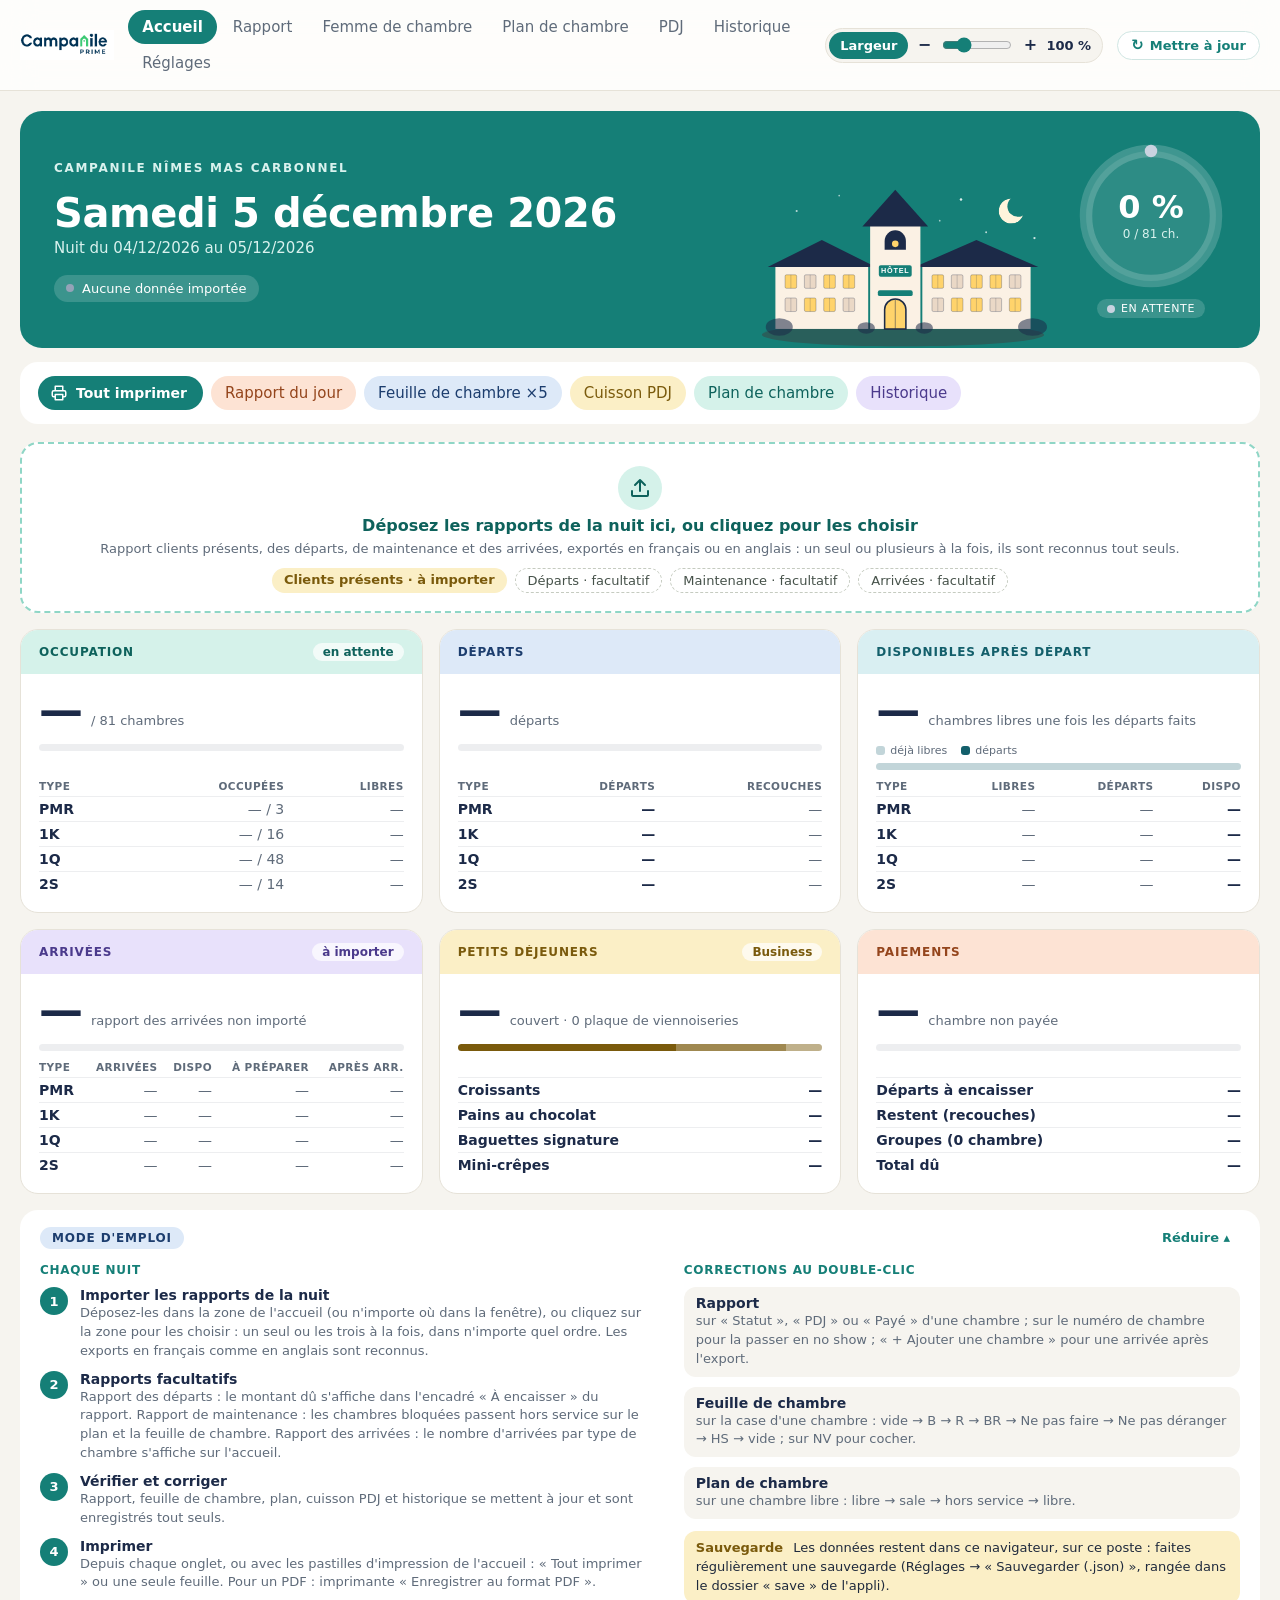
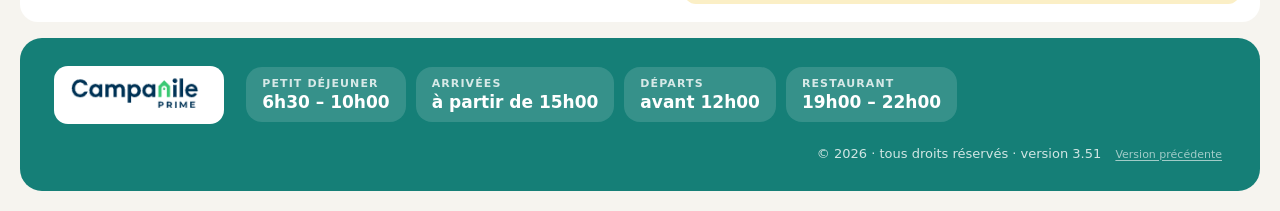
<file: index.html>
<!doctype html>
<!-- Rapport du jour — © 2026, tous droits réservés. Reproduction interdite sans autorisation (voir LICENSE). -->
<html lang="fr">
<head>
  <meta charset="utf-8">
  <meta name="viewport" content="width=device-width, initial-scale=1">
  <title>Rapport du jour</title>
  <link rel="icon" href="img/icone.png">
  <link rel="stylesheet" href="css/app.css">
</head>
<body>
  <header class="barre">
    <div class="marque">
      <span class="logo"><img src="img/logo-campanile.png" alt="Campanile"></span>    </div>
    <nav id="onglets" aria-label="Feuilles">
      <button data-vue="accueil">Accueil</button>
      <button data-vue="rapport">Rapport</button>
      <button data-vue="fdc">Femme de chambre</button>
      <button data-vue="plan">Plan de chambre</button>
      <button data-vue="pdj">PDJ</button>
      <button data-vue="recap">Historique</button>
      <button data-vue="reglages">Réglages</button>
    </nav>
    <div id="choix-affichage" class="choix-affichage" role="group" aria-label="Taille de l'affichage"></div>
    <button id="pastille-maj" class="pastille-maj" data-action="maj-ouvrir" hidden><span></span></button>
  </header>

  <div id="notice" class="notice" hidden role="status"></div>
  <main id="vue"></main>
  <div id="impression" class="nb"></div>
  <dialog id="dialogue"></dialog>
  <dialog id="maj-fenetre" aria-label="Installation d'une mise à jour"></dialog>
  <div id="apercu" hidden role="dialog" aria-modal="true" aria-label="Aperçu avant impression"></div>
  <div class="voile-depot">Déposez les rapports exportés (en français ou en anglais) pour les importer</div>

  <input type="file" id="fichier-import" accept=".xlsx,.xlsm,.csv" multiple hidden>
  <input type="file" id="fichier-restaurer" accept=".json,application/json" hidden>

  <script src="js/config.js"></script>
  <script src="js/changelog.js"></script>
  <script src="js/xlsx-reader.js"></script>
  <script src="js/calculs.js"></script>
  <script src="js/store.js"></script>
  <script src="js/maj.js"></script>
  <script src="js/buffet.js"></script>
  <script src="js/vues.js"></script>
  <script src="js/app.js"></script>
</body>
</html>
</file>
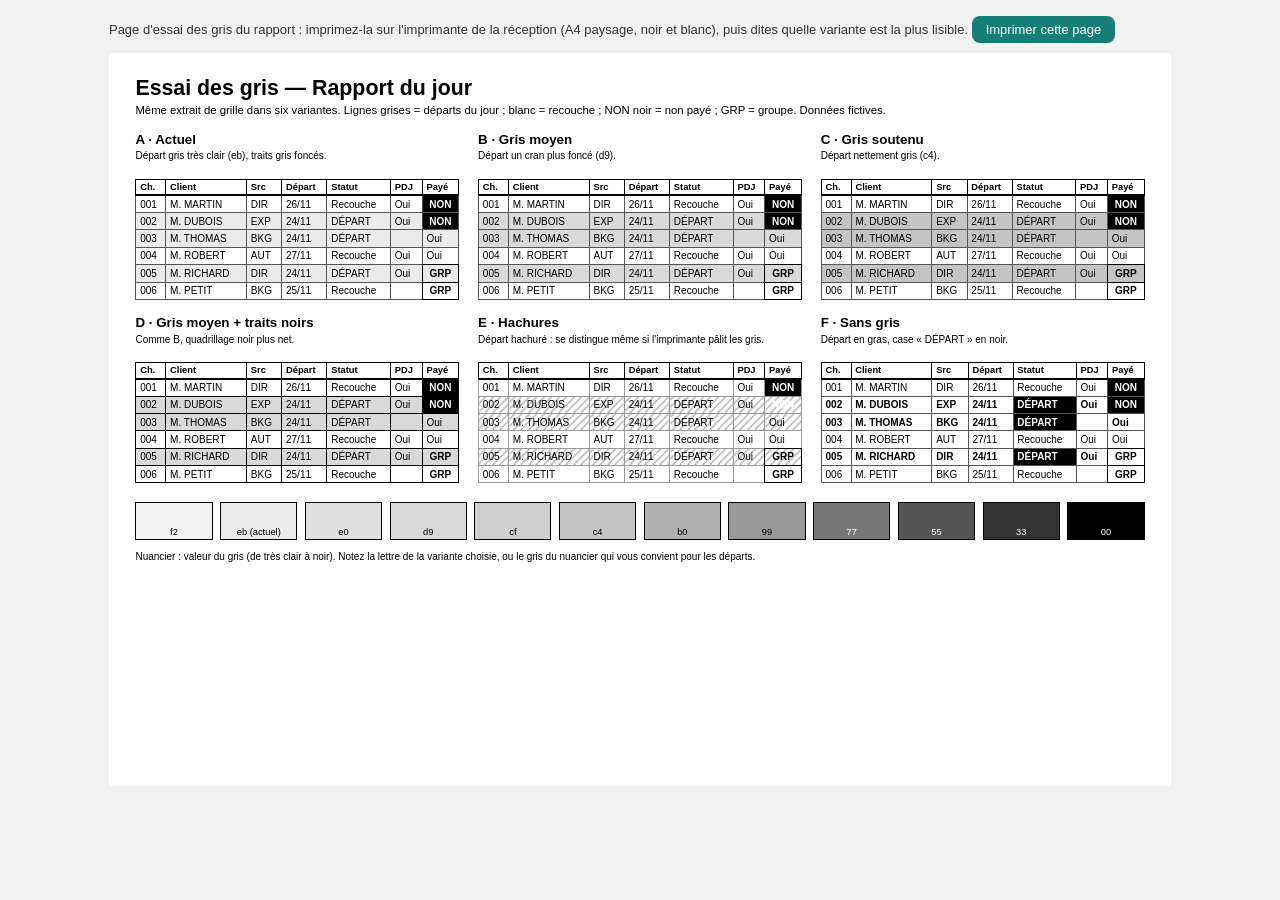
<file: outils/essai-gris.html>
<!doctype html>
<!-- Rapport du jour — © 2026, tous droits réservés. Reproduction interdite sans autorisation (voir LICENSE). -->
<html lang="fr"><head><meta charset="utf-8"><meta name="viewport" content="width=device-width, initial-scale=1">
<title>Essai des gris</title>
<style>
/* Page d'essai : à imprimer sur l'imprimante de la réception pour choisir les gris du rapport (A4 paysage, une page) */
@page { size: A4 landscape; margin: 8mm; }
* { box-sizing: border-box; -webkit-print-color-adjust: exact; print-color-adjust: exact; }
body { margin: 0; padding: 16px; background: #f2f2f2; font-family: Arial, Helvetica, sans-serif; color: #000; }
.page { width: 281mm; min-height: 194mm; margin: 0 auto; background: #fff; padding: 6mm 7mm; }
@media print { body { padding: 0; background: #fff; } .page { margin: 0; padding: 0; min-height: 0; } .ecran { display: none; } }
h1 { font-size: 16pt; margin: 0 0 1mm; }
.sous { font-size: 8.5pt; margin: 0 0 4mm; }
.ecran { max-width: 281mm; margin: 0 auto 10px; font-size: 13px; color: #333; }
.ecran button { font: inherit; padding: 6px 14px; border-radius: 8px; border: 0; background: #157f77; color: #fff; cursor: pointer; }
.grille { display: grid; grid-template-columns: repeat(3, 1fr); gap: 4mm 5mm; }
.v h2 { font-size: 10pt; margin: 0 0 1mm; }
.v p { font-size: 7.5pt; margin: 0 0 1.5mm; min-height: 6mm; }
table { width: 100%; border-collapse: collapse; font-size: 7.5pt; }
th { border: .25mm solid #000; border-bottom-width: .6mm; padding: .6mm 1mm; text-align: left; font-size: 7pt; }
td { border: .25mm solid var(--trait); padding: .6mm 1mm; height: 4.6mm; }
tr.dep td { background: var(--dep); }
.v tr td.np { background: #000; color: #fff; font-weight: 700; text-align: center; }
.v tr td.grp { border: .45mm double #000; font-weight: 800; text-align: center; }
/* variantes */
.vA { --trait: #555; --dep: #ebebeb; }
.vB { --trait: #555; --dep: #d9d9d9; }
.vC { --trait: #555; --dep: #c4c4c4; }
.vD { --trait: #000; --dep: #d9d9d9; }
.vE { --trait: #999; --dep: #fff; }
.vE tr.dep td { background: repeating-linear-gradient(-45deg, #b0b0b0 0 .35mm, #fff .35mm 1.4mm); }
.vF { --trait: #555; --dep: #fff; }
.vF tr.dep td.statut { background: #000; color: #fff; font-weight: 700; }
.vF tr.dep td { font-weight: 700; }
.nuancier { display: flex; gap: 2mm; margin-top: 5mm; align-items: flex-end; }
.nuancier div { flex: 1; height: 10mm; border: .25mm solid #000; display: flex; align-items: flex-end; justify-content: center; font-size: 7pt; padding-bottom: .5mm; }
.nuancier div.fonce { color: #fff; }
.pied { font-size: 7.5pt; margin-top: 3mm; }
</style></head><body>
<div class="ecran">Page d'essai des gris du rapport : imprimez-la sur l'imprimante de la réception (A4 paysage, noir et blanc), puis dites quelle variante est la plus lisible. <button onclick="window.print()">Imprimer cette page</button></div>
<div class="page">
  <h1>Essai des gris — Rapport du jour</h1>
  <p class="sous">Même extrait de grille dans six variantes. Lignes grises = départs du jour ; blanc = recouche ; NON noir = non payé ; GRP = groupe. Données fictives.</p>
  <div class="grille" id="grille"></div>
  <div class="nuancier">
    <div style="background:#f2f2f2">f2</div><div style="background:#ebebeb">eb (actuel)</div><div style="background:#e0e0e0">e0</div><div style="background:#d9d9d9">d9</div>
    <div style="background:#cfcfcf">cf</div><div style="background:#c4c4c4">c4</div><div style="background:#b0b0b0">b0</div><div style="background:#999">99</div>
    <div style="background:#777" class="fonce">77</div><div style="background:#555" class="fonce">55</div><div style="background:#333" class="fonce">33</div><div style="background:#000" class="fonce">00</div>
  </div>
  <p class="pied">Nuancier : valeur du gris (de très clair à noir). Notez la lettre de la variante choisie, ou le gris du nuancier qui vous convient pour les départs.</p>
</div>
<script>
  // même extrait pour les six variantes
  const variantes = [
    ['A', 'Actuel', 'Départ gris très clair (eb), traits gris foncés.'],
    ['B', 'Gris moyen', 'Départ un cran plus foncé (d9).'],
    ['C', 'Gris soutenu', 'Départ nettement gris (c4).'],
    ['D', 'Gris moyen + traits noirs', 'Comme B, quadrillage noir plus net.'],
    ['E', 'Hachures', 'Départ hachuré : se distingue même si l\'imprimante pâlit les gris.'],
    ['F', 'Sans gris', 'Départ en gras, case « DÉPART » en noir.'],
  ];
  const lignes = [
    ['001', 'M. MARTIN', 'DIR', '26/11', 'Recouche', 'Oui', '<td class="np">NON</td>', ''],
    ['002', 'M. DUBOIS', 'EXP', '24/11', 'DÉPART', 'Oui', '<td class="np">NON</td>', 'dep'],
    ['003', 'M. THOMAS', 'BKG', '24/11', 'DÉPART', '', '<td>Oui</td>', 'dep'],
    ['004', 'M. ROBERT', 'AUT', '27/11', 'Recouche', 'Oui', '<td>Oui</td>', ''],
    ['005', 'M. RICHARD', 'DIR', '24/11', 'DÉPART', 'Oui', '<td class="grp">GRP</td>', 'dep'],
    ['006', 'M. PETIT', 'BKG', '25/11', 'Recouche', '', '<td class="grp">GRP</td>', ''],
  ];
  document.getElementById('grille').innerHTML = variantes.map(([l, t, d]) => `
    <section class="v v${l}"><h2>${l} · ${t}</h2><p>${d}</p>
      <table><tr><th>Ch.</th><th>Client</th><th>Src</th><th>Départ</th><th>Statut</th><th>PDJ</th><th>Payé</th></tr>
      ${lignes.map(([ch, nom, src, dep, st, pdj, paye, cls]) => `<tr class="${cls}"><td>${ch}</td><td>${nom}</td><td>${src}</td><td>${dep}</td><td class="statut">${st}</td><td>${pdj}</td>${paye}</tr>`).join('')}
      </table></section>`).join('');
</script>
</body></html>
</file>
<file: css/app.css>
/* Rapport du jour — © 2026, tous droits réservés. Reproduction interdite sans autorisation (voir LICENSE). */
/* ====== Jetons (tons Campanile : vert canard, bleu nuit ; impression en noir et blanc) ====== */
:root {
  --fond: #f6f4ef;            /* crème clair, à plat */
  --surface: #ffffff;
  --texte: #1f2a3d;
  --doux: #5f6b7a;
  --bord: #e6e2d8;
  /* pastels (une couleur par onglet), accordés au vert Campanile */
  --menthe: #d5f2ea;  --menthe-fonce: #0e625c;
  --ciel: #dde9f8;    --ciel-fonce: #1c3d6e;
  --beurre: #fbefc6;  --beurre-fonce: #7a5a0c;
  --rose: #fadcdc;    --rose-fonce: #9b2c2c;
  --lilas: #e8e1fb;   --lilas-fonce: #4b3a8c;
  --peche: #fde3d4;   --peche-fonce: #94451c;
  --eau: #d9eff2;     --eau-fonce: #135f6b;
  --sauge: #e9ece5;   --sauge-fonce: #46524a;
  --gris-btn: #eceae3;
  --marine: #1c2a48;          /* bleu nuit (« PRIME ») : textes forts, en-têtes de tableaux */
  --marine-clair: #eaf6f4;    /* vert très clair : fonds des tuiles et zones douces */
  --accent: #157f77;          /* vert canard Campanile */
  --accent-fonce: #0e625c;
  --ok: #1a7f4b;
  --orange: #c26a00;
  --rouge: #b42318;
  --rayon: 8px;
  font-family: "Segoe UI", system-ui, -apple-system, Roboto, Arial, sans-serif;
  color: var(--texte);
}
* { box-sizing: border-box; }
body { margin: 0; background: var(--fond); font-size: 15px; }
button, input, select { font: inherit; }

/* ====== Barre du haut ====== */
.barre {
  position: sticky; top: 0; z-index: 10;
  display: flex; align-items: center; gap: 20px; flex-wrap: wrap;
  padding: 10px 20px; background: var(--accent); color: #fff;
  box-shadow: 0 2px 10px rgba(10,80,75,.25);
}
.marque { display: flex; align-items: center; gap: 10px; }
.marque b { display: block; font-size: 16px; }
.marque small { display: block; opacity: .75; font-size: 12px; }
/* logo Campanile (fichier img/logo-campanile.png) sur une pastille blanche, le vert ne se voit pas sur le bandeau vert */
.logo {
  height: 38px; padding: 3px 10px; border-radius: 8px; background: #fff;
  display: flex; align-items: center; flex: none;
}
.logo img { height: 30px; width: auto; display: block; }
#onglets { display: flex; gap: 2px; flex: 1; flex-wrap: wrap; }
#onglets button {
  background: none; border: 0; color: #d9f2ee; padding: 8px 10px; border-radius: 6px; cursor: pointer; white-space: nowrap;
}
#onglets button:hover { background: rgba(255,255,255,.14); color: #fff; }
#onglets button.actif { background: #fff; color: var(--accent); font-weight: 600; }

/* ====== Boutons ====== */
.btn {
  border: 1px solid var(--bord); background: var(--surface); color: var(--texte);
  padding: 8px 14px; border-radius: 6px; cursor: pointer; white-space: nowrap;
}
.btn:hover:not(:disabled) { border-color: var(--marine); }
.btn:disabled { opacity: .45; cursor: default; }
.btn.primaire { background: var(--accent); border-color: var(--accent); color: #fff; font-weight: 600; }
.btn.primaire:hover { filter: brightness(1.08); }
.btn.lien { border: 0; background: none; color: var(--marine); text-decoration: underline; padding: 4px; }
.btn.danger { border-color: var(--rouge); color: var(--rouge); }
.aide { color: var(--doux); font-size: 13px; }
.rouge { color: var(--rouge); }

/* ====== Messages ====== */
.notice {
  position: relative; margin: 12px auto 0; max-width: 1180px; padding: 12px 44px 12px 16px;
  border-radius: var(--rayon); border: 1px solid; line-height: 1.5;
}
.notice.info { background: var(--marine-clair); border-color: #b9ddd8; }
.notice.ok { background: #e8f5ee; border-color: #a6d8bc; }
.notice.alerte { background: #fff5e5; border-color: #f3c98b; }
.notice.erreur { background: #fdecea; border-color: #f2b8b5; }
.notice .fermer { position: absolute; right: 8px; top: 6px; border: 0; background: none; font-size: 22px; cursor: pointer; color: var(--doux); }

/* ====== Écrans ====== */
#vue { padding: 20px; }
.ecran { max-width: 1180px; margin: 0 auto; }
/* écrans avec une feuille : toute la largeur, la feuille est mise à l'échelle par app.js */
.ecran:has(.papier) { max-width: none; }
.outils { display: flex; align-items: center; gap: 10px; flex-wrap: wrap; margin-bottom: 14px; }
.papier { overflow-x: auto; padding-bottom: 8px; }
/* grands écrans (Full HD et ultra-large) : pages un peu plus larges */
@media (min-width: 1800px) { .ecran, .notice { max-width: 1400px; } }
@media (min-width: 2600px) { .ecran, .notice { max-width: 1680px; } #vue { padding: 24px 32px; } }
/* écrans étroits : barre du haut sur une ligne, onglets qui défilent */
@media (max-width: 1250px) {
  .barre { flex-wrap: nowrap; gap: 12px; padding: 8px 14px; }
  #onglets { flex-wrap: nowrap; overflow-x: auto; scrollbar-width: none; }
  #onglets::-webkit-scrollbar { display: none; }
  #onglets button { padding: 7px 8px; font-size: 14px; }
}
.papier .feuille { margin: 0 auto; box-shadow: 0 1px 3px rgba(0,0,0,.12), 0 6px 24px rgba(0,0,0,.06); }
.bandeau-sauv {
  display: flex; align-items: center; gap: 12px; flex-wrap: wrap;
  margin: 0 0 14px; padding: 10px 14px; background: #fff5e5; border: 1px solid #f3c98b; border-radius: var(--rayon);
}

/* Accueil */
/* En-tête de l'accueil */
.hero {
  --anneau: #7fe3cf;
  position: relative; overflow: hidden; isolation: isolate;
  display: flex; align-items: center; justify-content: space-between; gap: 28px; flex-wrap: wrap;
  padding: 30px 34px; border-radius: 16px; color: #fff;
  background:
    radial-gradient(circle at 70% 0%, rgba(255,255,255,.18), transparent 45%),
    radial-gradient(circle at 0% 100%, rgba(0,0,0,.18), transparent 50%),
    linear-gradient(135deg, #1b9a90 0%, #157f77 45%, #1c2a48 100%);
  box-shadow: 0 12px 32px rgba(16,55,70,.28);
}
.hero::before {                       /* liseré crème */
  content: ""; position: absolute; left: 0; top: 0; bottom: 0; width: 6px; background: #9fe0d6;
}
.hero::after {                        /* motif discret de lignes */
  content: ""; position: absolute; inset: 0; z-index: -1; opacity: .07;
  background: repeating-linear-gradient(-45deg, #fff 0 1px, transparent 1px 14px);
  mask-image: linear-gradient(90deg, transparent 35%, #000);
  -webkit-mask-image: linear-gradient(90deg, transparent 35%, #000);
}
.hero-texte { min-width: 0; flex: 1 1 340px; }
.hero-hotel {
  display: inline-block; font-size: 12px; font-weight: 600; letter-spacing: .14em; text-transform: uppercase;
  color: #d9f2ee; margin-bottom: 14px;
}
.hero-surtitre { font-size: 15px; color: #b8e4de; }
.hero-dessin { flex: 0 1 290px; min-width: 200px; align-self: flex-end; margin: 0 0 -30px; }
.hero-dessin svg { display: block; width: 100%; height: auto; filter: drop-shadow(0 6px 10px rgba(5,35,45,.3)); }
@media (max-width: 960px) { .hero-dessin { display: none; } }
.hero-date {
  margin: 2px 0 4px; font-size: clamp(26px, 4vw, 40px); font-weight: 700; line-height: 1.1; letter-spacing: -.01em;
}
.hero-sous { color: #d9f2ee; font-size: 15px; }
.hero-pastilles { display: flex; flex-wrap: wrap; gap: 8px; margin-top: 18px; }
.pastille {
  display: inline-flex; align-items: center; gap: 8px; padding: 6px 12px; border-radius: 999px;
  background: rgba(255,255,255,.14); border: 1px solid rgba(255,255,255,.28); color: #fff; font-size: 13px;
  backdrop-filter: blur(4px);
}
.pastille em { font-style: normal; color: #b8e4de; max-width: 220px; overflow: hidden; text-overflow: ellipsis; white-space: nowrap; }
.pastille .point { width: 8px; height: 8px; border-radius: 50%; background: #94a3b8; flex: none; }
.pastille .point.ok { background: #4ade80; box-shadow: 0 0 0 3px rgba(74,222,128,.25); }
.pastille.bouton { cursor: pointer; font: inherit; font-size: 13px; }
.pastille.bouton:hover { background: rgba(255,255,255,.2); }
.date-pastille { cursor: pointer; }
.date-pastille span { color: #b8e4de; }
.date-pastille input {
  background: transparent; border: 0; color: #fff; font: inherit; font-size: 13px; padding: 0; color-scheme: dark; cursor: pointer;
}
.hero-anneau { position: relative; width: 150px; flex: none; text-align: center; }
.hero-anneau svg { width: 150px; height: 150px; display: block; }
.anneau-fond { fill: rgba(0,0,0,.12); stroke: rgba(255,255,255,.2); stroke-width: 10; }
/* arc d'une seule teinte, accordée au bandeau vert Campanile : menthe (forte), ambre (moyenne), corail (faible) */
.anneau-val {
  fill: none; stroke: var(--anneau); stroke-width: 10; stroke-linecap: round; transition: stroke-dasharray .6s ease;
  filter: drop-shadow(0 0 4px color-mix(in srgb, var(--anneau) 55%, transparent));
}
.hero.moyen { --anneau: #ffd27a; }
.hero.bas { --anneau: #ff9f8f; }
.anneau-texte {
  position: absolute; top: 0; left: 0; width: 150px; height: 150px;
  display: flex; flex-direction: column; align-items: center; justify-content: center;
}
.anneau-texte b { font-size: 32px; line-height: 1; }
.anneau-texte span { font-size: 12px; color: #d9f2ee; margin-top: 4px; }
.anneau-lib {
  display: inline-flex; align-items: center; gap: 6px; margin-top: 8px; padding: 3px 10px; border-radius: 999px;
  font-size: 11px; letter-spacing: .06em; text-transform: uppercase; background: rgba(0,0,0,.18); color: #fff;
}
.anneau-lib::before { content: ""; width: 8px; height: 8px; border-radius: 50%; background: var(--anneau); }
.zone-import {
  margin: 16px 0; padding: 22px; border: 2px dashed #b9ddd8; border-radius: var(--rayon);
  background: var(--marine-clair); text-align: center; cursor: pointer;
  display: flex; flex-direction: column; gap: 4px;
}
.zone-import b { font-size: 18px; color: var(--accent); }
.zone-import span { color: var(--doux); font-size: 14px; }
.zone-import:hover, .zone-import:focus { border-color: var(--accent); background: #e6f5f3; outline: none; }
.tuiles { display: grid; grid-template-columns: repeat(auto-fit, minmax(140px, 1fr)); gap: 10px; }
.tuile { background: var(--surface); border: 1px solid var(--bord); border-radius: var(--rayon); padding: 12px 14px; }
.tuile span { display: block; color: var(--doux); font-size: 13px; }
.tuile b { font-size: 30px; color: var(--marine); font-variant-numeric: tabular-nums; }
.tuile.alerte b { color: var(--rouge); }
.actions-accueil { display: flex; align-items: center; gap: 12px; margin: 16px 0; }
/* Accueil : zone de dépôt des rapports, chiffres par groupe, impression */
.acc-depot-zone {
  display: flex; flex-direction: column; align-items: center; gap: 6px; width: 100%; margin: 18px 0 6px; padding: 22px 20px 18px;
  border: 2px dashed #8fd6c6; border-radius: 18px; background: var(--surface); color: var(--marine);
  font: inherit; text-align: center; cursor: pointer; transition: border-color .15s, background .15s, transform .1s ease-out;
}
.acc-depot-zone:hover, body.depot .acc-depot-zone { border-color: var(--accent); background: #f1faf7; }
.acc-depot-zone.rempli { padding: 14px 20px 14px; border-color: #c9e9e1; }
.dz-icone { display: grid; place-items: center; width: 44px; height: 44px; border-radius: 50%; background: var(--menthe); color: var(--menthe-fonce); }
.acc-depot-zone.rempli .dz-icone { width: 34px; height: 34px; }
.acc-depot-zone.rempli .dz-icone svg { width: 18px; height: 18px; }
.dz-titre { font-size: 16px; color: var(--menthe-fonce); }
.acc-depot-zone.rempli .dz-titre { font-size: 14px; }
.dz-aide { font-size: 13px; color: var(--doux); }
.acc-depot-zone.rempli .dz-aide { display: none; }
.dz-pastilles { display: flex; flex-wrap: wrap; justify-content: center; gap: 8px; margin-top: 6px; }
.dz-pastille { padding: 4px 12px; border-radius: 999px; font-size: 13px; font-weight: 600; white-space: nowrap; }
.dz-pastille.fait { background: var(--menthe); color: var(--menthe-fonce); }
.dz-pastille.manque { background: var(--beurre); color: var(--beurre-fonce); }
.dz-pastille.option { background: transparent; color: var(--sauge-fonce); border: 1.5px dashed #c5cbc0; font-weight: 500; }

.acc-depot-zone:active { transform: scale(.99); }

/* En-tête commun des onglets (titre + nuit + aide à gauche, boutons à droite) */
.ecran-tete {
  display: flex; align-items: center; justify-content: space-between; gap: 12px 24px; flex-wrap: wrap;
  margin-bottom: 16px; padding: 14px 18px; background: var(--surface); border: 1px solid var(--bord);
  border-left: 5px solid var(--accent); border-radius: 14px; box-shadow: 0 1px 2px rgba(16,24,40,.05);
}
.ecran-tete .et-texte { min-width: 0; }
.ecran-tete h2 { margin: 0; font-size: 22px; color: var(--marine); letter-spacing: -.01em; }
.ecran-tete .et-sous { margin: 2px 0 0; font-size: 14px; font-weight: 600; color: var(--accent); }
.ecran-tete .et-aide { margin: 4px 0 0; font-size: 13px; color: var(--doux); }
.ecran-tete .outils { margin: 0; justify-content: flex-end; }
.et-rapport { border-left-color: #b42318; }
.et-fdc { border-left-color: var(--marine); }
.et-plan { border-left-color: var(--accent); }
.et-pdj { border-left-color: #e0a84a; }
.et-historique { border-left-color: #3fc1a6; }
.et-reglages { border-left-color: #8a94a3; }
.et-changelog { border-left-color: var(--accent); }
/* zone de la feuille : fond doux comme un plan de travail */
.papier { background: #e7eeed; border-radius: 14px; padding: 18px; }

/* Réglages */
.rg-grille { display: grid; grid-template-columns: 1fr 1fr; gap: 14px; margin-bottom: 14px; }
@media (max-width: 960px) { .rg-grille { grid-template-columns: 1fr; } }
.carte.rg-carte, .carte.types-ch { border-radius: 14px; box-shadow: 0 1px 2px rgba(16,24,40,.05); margin-bottom: 0; }
.rg-carte { padding: 16px 18px; border-top: 4px solid var(--accent); }
.rg-carte h3 { margin: 0 0 12px; font-size: 13px; text-transform: uppercase; letter-spacing: .06em; color: var(--marine); }
.rg-carte > label { margin-bottom: 10px; }
.rg-carte input { width: 100%; }
.rg-ligne { display: grid; grid-template-columns: 1fr 1fr; gap: 12px; }
.rg-ligne label small { font-size: 11px; color: var(--doux); margin-top: 2px; }
.rg-ligne label { margin-bottom: 0; }
.rg-carte p { margin: 0 0 10px; line-height: 1.5; }
.rg-etat b { color: var(--marine); }
.rg-etat small { color: var(--doux); }
.rg-etat .rg-note { display: block; margin-top: 4px; }
/* Accueil : mise à jour depuis GitHub (bouton du pied de page et bandeau de résultat) */
/* le pied de page est vert : bouton blanc */
.acc-pied-maj { margin-left: 8px; font: inherit; font-size: 12px; font-weight: 700; color: var(--accent); background: #fff; border: 0; border-radius: 999px; padding: 3px 11px; cursor: pointer; }
.acc-pied-maj:hover { background: #e6f2f1; }
.acc-pied-maj:disabled { opacity: .55; cursor: default; }
.acc-pied-retour { margin-left: 6px; font: inherit; font-size: 11px; color: inherit; opacity: .75; background: none; border: 0; padding: 2px 4px; text-decoration: underline; text-underline-offset: 2px; cursor: pointer; }
.acc-pied-retour:hover { opacity: 1; }

/* Barre du haut : pastille « 3.30 disponible » (ouvre la carte de l'accueil) */
.pastille-maj { position: relative; flex: none; display: inline-flex; align-items: center; gap: 6px; font: inherit; font-size: 13px; font-weight: 700;
  color: #7a5a06; background: #fff6dc; border: 1px solid #f1d27c; border-radius: 999px; padding: 6px 13px; cursor: pointer; white-space: nowrap; }
.pastille-maj::before { content: '↓'; font-weight: 800; }
.pastille-maj::after { content: ''; position: absolute; top: -3px; right: -3px; width: 10px; height: 10px; border-radius: 50%; background: var(--rouge); border: 2px solid #fff; }
.pastille-maj.vue::after { display: none; }
.pastille-maj:hover { background: #ffefc2; }
/* sans nouvelle version : simple bouton « Mettre à jour », sans point rouge */
.pastille-maj.neutre { color: var(--accent); background: #fff; border-color: #cfe5e2; font-weight: 600; }
.pastille-maj.neutre::before { content: '↻'; font-weight: 700; font-size: 15px; line-height: 1; }
.pastille-maj.neutre::after { display: none; }
.pastille-maj.neutre:hover { background: #eef7f5; }
.pastille-maj:disabled { opacity: .7; cursor: default; }
.pastille-maj[hidden] { display: none; }

/* Accueil : carte « Nouvelle version disponible » */
.maj-carte { background: var(--surface, #fff); border: 1px solid var(--bord); border-radius: 14px; overflow: hidden; margin: 14px 0; color: var(--marine); }
.mc-tete { display: flex; align-items: center; gap: 10px; background: var(--accent); color: #fff; padding: 12px 18px; }
.mc-tete h2 { flex: 1; margin: 0; font-size: 16px; color: #fff; }
.mc-etoile { font-size: 18px; }
.mc-versions { background: rgba(255,255,255,.18); border-radius: 999px; padding: 3px 11px; font-size: 13px; font-weight: 700; white-space: nowrap; }
.mc-liste { list-style: none; margin: 0; padding: 10px 18px; max-height: 260px; overflow: auto; }
.mc-liste > li { padding: 6px 0; }
.mc-liste > li + li { border-top: 1px solid var(--bord); }
.mc-ligne { display: flex; align-items: baseline; flex-wrap: wrap; gap: 6px; font-size: 14px; }
.mc-version { min-width: 36px; }
.mc-tag { display: inline-block; font-size: 11px; font-weight: 700; border-radius: 6px; padding: 1px 7px; margin-right: 2px; }
.mc-correction { background: #fbe3e1; color: #9b2c24; }
.mc-nouveau { background: #e3f1ef; color: #0f5f59; }
.mc-amelioration { background: #e7ebf3; color: var(--marine); }
.mc-liste details { margin: 4px 0 0 42px; font-size: 13px; }
.mc-liste summary { cursor: pointer; color: var(--accent); font-weight: 600; }
.mc-liste details ul { margin: 6px 0 2px; padding-left: 0; list-style: none; line-height: 1.5; color: var(--doux); }
.mc-liste details li + li { margin-top: 5px; }
.mc-pied { display: flex; align-items: center; flex-wrap: wrap; gap: 8px; padding: 10px 18px 14px; border-top: 1px solid var(--bord); }
.mc-rassure { flex: 1; min-width: 220px; font-size: 12px; color: var(--doux); }
.mc-rassure::before { content: '✓ '; color: var(--accent); font-weight: 800; }

/* Fenêtre d'installation guidée */
#maj-fenetre { border: 0; border-radius: 16px; padding: 0; width: min(440px, calc(100vw - 32px)); box-shadow: 0 20px 50px rgba(17,24,39,.25); color: var(--marine); }
#maj-fenetre::backdrop { background: rgba(17,24,39,.45); }
.mf { padding: 20px 22px; }
.mf h2 { margin: 0 0 14px; font-size: 18px; }
.mf-etapes { list-style: none; margin: 0 0 14px; padding: 0; font-size: 14px; line-height: 2.1; }
.mf-etapes i { display: inline-block; width: 18px; height: 18px; margin-right: 9px; vertical-align: -4px; border-radius: 50%; border: 2px solid #c5cbd3; box-sizing: border-box; }
.mf-etapes .attente { color: #9aa1ad; }
.mf-etapes .faite { color: var(--accent); }
.mf-etapes .faite i { background: var(--accent); border-color: var(--accent); position: relative; }
.mf-etapes .faite i::after { content: ''; position: absolute; left: 4px; top: 1px; width: 4px; height: 8px; border: solid #fff; border-width: 0 2px 2px 0; transform: rotate(45deg); }
.mf-etapes .encours { font-weight: 700; }
.mf-etapes .encours i { border-color: var(--accent); border-top-color: transparent; animation: mf-tourne .8s linear infinite; }
.mf-etapes .erreur { color: var(--rouge); font-weight: 700; }
.mf-etapes .erreur i { border-color: var(--rouge); background: var(--rouge); }
@keyframes mf-tourne { to { transform: rotate(360deg); } }
@media (prefers-reduced-motion: reduce) { .mf-etapes .encours i { animation: none; } }
.mf-barre { height: 8px; background: #e8ecef; border-radius: 999px; overflow: hidden; margin-bottom: 8px; }
.mf-barre > div { height: 100%; background: var(--accent); border-radius: 999px; transition: width .25s ease-out; }
.mf-note { margin: 0; font-size: 12px; color: var(--doux); line-height: 1.5; }
.mf-erreur { margin: 0 0 8px; font-size: 14px; color: var(--rouge); font-weight: 600; }
.mf .boutons { display: flex; justify-content: flex-end; margin-top: 14px; }
.rg-carte > label.rg-case {
  display: flex; flex-direction: row; align-items: flex-start; gap: 10px; margin: 14px 0 0; padding: 10px 12px;
  border: 1px solid var(--bord, #e5e7eb); border-radius: 10px; background: #f8fafb; cursor: pointer;
}
.rg-carte .rg-case input { width: 18px; height: 18px; margin: 1px 0 0; flex: none; accent-color: var(--accent); cursor: pointer; }
.rg-case span { display: flex; flex-direction: column; gap: 2px; }
.rg-case b { color: var(--marine); font-size: 13px; }
.rg-case small { color: var(--doux); font-size: 12px; line-height: 1.4; }
.rg-carte.danger { border-top-color: var(--rouge); margin-top: 14px; }
.rg-carte.danger h3 { color: var(--rouge); }
.reglages .types-ch { margin-bottom: 0; border-top: 4px solid #7b4fc9; }

/* Historique */
/* tableau de bord : 4 chiffres des 30 dernières nuits, écart aux 30 d'avant */
.hi-kpis { display: grid; grid-template-columns: repeat(4, minmax(0, 1fr)); gap: 14px; margin-bottom: 16px; }
@media (max-width: 1100px) { .hi-kpis { grid-template-columns: repeat(2, minmax(0, 1fr)); } }
.hi-kpi {
  display: flex; flex-direction: column; gap: 2px; padding: 14px 18px; background: var(--surface);
  border: 1px solid var(--bord); border-top: 4px solid var(--marine); border-radius: 14px; box-shadow: 0 1px 2px rgba(16,24,40,.05);
}
.hi-kpi > span { font-size: 12px; font-weight: 700; text-transform: uppercase; letter-spacing: .06em; color: var(--doux); }
.hi-kpi b { font-size: 32px; line-height: 1.1; color: var(--marine); font-variant-numeric: tabular-nums; }
.hi-kpi small { font-size: 12px; color: var(--doux); }
.hi-kpi.taux.haut { border-top-color: #3fc1a6; } .hi-kpi.taux.moyen { border-top-color: #e8b14f; } .hi-kpi.taux.bas { border-top-color: #e8786a; }
.hi-ecart { font-weight: 700; color: var(--doux); }
.hi-ecart.up, .hi-table-comp td.up { color: var(--accent); }
.hi-ecart.down, .hi-table-comp td.down { color: var(--rouge); }
.hi-deux { display: grid; grid-template-columns: minmax(0, 2fr) minmax(260px, 1fr); gap: 16px; }
.hi-deux > .hi-bloc { margin-bottom: 16px; }
@media (max-width: 1100px) { .hi-deux { grid-template-columns: 1fr; } }
/* sous-onglets de l'Historique (lilas, comme son en-tête) */
.historique .sous-onglets button { background: var(--lilas); color: var(--lilas-fonce); }
.historique .sous-onglets button:hover { background: #ddd3f7; }
.historique .sous-onglets button.actif { background: var(--accent); color: #fff; }
/* vue d'ensemble : mini-courbe sous chaque chiffre, choix de la période, sources et PDJ côte à côte */
.hi-spark { display: block; width: 100%; height: 34px; margin-top: 8px; }
.hi-spark .aire { fill: var(--menthe); }
.hi-spark .trait { fill: none; stroke: var(--accent); stroke-width: 2; stroke-linejoin: round; vector-effect: non-scaling-stroke; }
.hi-per { display: inline-flex; gap: 2px; padding: 3px; border-radius: 999px; background: rgba(255,255,255,.75); }
.hi-per button, .hi-mois-pas { border: 0; background: none; border-radius: 999px; font: inherit; font-size: 13px; color: var(--marine); cursor: pointer; transition: background .15s, transform .1s ease-out; }
.hi-per button { padding: 6px 12px; }
.hi-per button:hover { background: #fff; }
.hi-per button.actif { background: var(--marine); color: #fff; font-weight: 600; }
.hi-per button:active, .hi-mois-pas:active:not(:disabled) { transform: scale(.95); }
.hi-deux.egal { grid-template-columns: repeat(2, minmax(0, 1fr)); }
.hi-pile { display: flex; height: 20px; border-radius: 8px; overflow: hidden; background: #eef2f1; }
.hi-pile i { display: block; height: 100%; }
.hi-legende-pile { margin: 12px 0 0; }
.hi-legende-pile i { width: 10px; height: 10px; }
.hi-pdj { display: flex; align-items: center; gap: 12px; margin-bottom: 8px; }
.hi-pdj i { flex: 1; height: 20px; border-radius: 8px; background: #eef2f1; overflow: hidden; }
.hi-pdj i b { display: block; height: 100%; background: #e0a43a; border-radius: 8px; }
.hi-pdj em { font-style: normal; font-size: 20px; font-weight: 700; color: var(--marine); font-variant-numeric: tabular-nums; }
/* calendrier : une case par nuit, couleur selon le taux ; à droite le mois et la nuit choisie */
.hi-deux-cal { grid-template-columns: minmax(0, 1fr) minmax(280px, 340px); }
.hi-mois { display: inline-flex; align-items: center; gap: 6px; }
.hi-mois b { min-width: 130px; text-align: center; font-size: 15px; color: var(--marine); }
.hi-mois-pas { width: 30px; height: 30px; font-size: 16px; font-weight: 700; background: rgba(255,255,255,.75); }
.hi-mois-pas:hover:not(:disabled) { background: #fff; }
.hi-mois-pas:disabled { opacity: .35; cursor: default; }
.hi-cal { display: grid; grid-template-columns: repeat(7, minmax(0, 1fr)); gap: 6px; }
.hc-j { text-align: center; font-size: 12px; font-weight: 600; color: var(--doux); }
.hc-c {
  display: flex; flex-direction: column; justify-content: space-between; align-items: flex-start; min-height: clamp(66px, 5vw, 130px); padding: 6px 9px;
  border: 0; border-radius: 10px; font: inherit; text-align: left; color: var(--marine); background: #f3f1ec;
}
button.hc-c { cursor: pointer; transition: transform .1s ease-out, box-shadow .15s; }
button.hc-c:hover { box-shadow: 0 0 0 2px rgba(28,42,72,.25); }
button.hc-c:active { transform: scale(.97); }
.hc-c span { font-size: 12px; font-weight: 600; opacity: .75; }
.hc-c b { font-size: clamp(18px, 1.1vw, 26px); font-variant-numeric: tabular-nums; }
.hc-c small { font-size: 11.5px; opacity: .8; }
.hc-c.bas { background: var(--peche); color: var(--peche-fonce); }
.hc-c.moyen { background: var(--beurre); color: var(--beurre-fonce); }
.hc-c.haut { background: var(--menthe); color: var(--menthe-fonce); }
.hc-c.plein { background: var(--accent); color: #fff; }
.hc-c.choisie { box-shadow: 0 0 0 3px var(--marine); }
.hc-c.sans { color: #a3abb5; }
.hc-c.avenir { background: none; border: 1px dashed var(--bord); color: #b0b6bf; }
.hi-echelle { display: flex; align-items: center; flex-wrap: wrap; gap: 6px; margin-top: 12px; font-size: 12px; color: var(--doux); }
.hi-echelle i { display: inline-block; width: 22px; height: 11px; border-radius: 4px; margin-left: 6px; }
.hi-echelle i.bas { background: var(--peche); } .hi-echelle i.moyen { background: var(--beurre); }
.hi-echelle i.haut { background: var(--menthe); } .hi-echelle i.plein { background: var(--accent); }
.hi-kv { display: flex; justify-content: space-between; gap: 12px; padding: 7px 0; border-bottom: 1px solid #f0ede6; font-size: 14px; }
.hi-kv:last-child { border-bottom: 0; }
.hi-kv span { color: var(--doux); }
.hi-kv b { color: var(--marine); text-align: right; font-variant-numeric: tabular-nums; }
@media (max-width: 1100px) { .hi-deux.egal, .hi-deux-cal { grid-template-columns: 1fr; } }
.hi-legende i.pointille { background: repeating-linear-gradient(90deg, #9aa3b5 0 4px, transparent 4px 7px); height: 3px; border-radius: 0; }
.hi-courbes path.avant { stroke-dasharray: 6 6; stroke-width: 2; }
/* moyenne par jour de la semaine */
.hi-jours { display: flex; flex-direction: column; gap: 10px; }
.hi-jours > div { display: grid; grid-template-columns: 80px 1fr 46px; align-items: center; gap: 10px; font-size: 13px; color: var(--marine); }
.hi-jours i { display: block; height: 12px; border-radius: 99px; background: #eef2f1; overflow: hidden; }
.hi-jours i b { display: block; height: 100%; border-radius: 99px; background: var(--anneau-taux, #c9d2cf); }
.hi-jours i b.haut { --anneau-taux: #3fc1a6; } .hi-jours i b.moyen { --anneau-taux: #e8b14f; } .hi-jours i b.bas { --anneau-taux: #e8786a; }
.hi-jours em { font-style: normal; font-weight: 700; text-align: right; font-variant-numeric: tabular-nums; }
/* comparer deux périodes */
.hi-choix { display: flex; flex-wrap: wrap; align-items: center; gap: 8px 12px; margin-bottom: 14px; font-size: 13px; color: var(--marine); }
.hi-periode { display: inline-flex; align-items: center; gap: 6px; padding: 4px 10px; border-radius: 999px; font-weight: 700; }
.hi-periode.p-a { background: var(--menthe); color: var(--menthe-fonce); }
.hi-periode.p-b { background: var(--ciel); color: var(--ciel-fonce); }
.hi-periode input { font: inherit; font-size: 13px; border: 0; background: rgba(255,255,255,.75); border-radius: 6px; padding: 2px 6px; color: inherit; }
.hi-raccs { display: inline-flex; flex-wrap: wrap; gap: 6px; margin-left: auto; }
.hi-racc { font: inherit; font-size: 12px; border: 1px solid var(--bord); background: var(--surface); color: var(--marine); border-radius: 999px; padding: 4px 10px; cursor: pointer; }
.hi-racc:hover { border-color: var(--accent); }
.hi-racc.actif { background: var(--marine); border-color: var(--marine); color: #fff; }
.hi-comp { display: grid; grid-template-columns: minmax(0, 3fr) minmax(260px, 2fr); gap: 24px; align-items: start; }
@media (max-width: 1100px) { .hi-comp { grid-template-columns: 1fr; } }
.hi-table-comp th small { display: block; font-size: 10px; text-transform: none; letter-spacing: 0; font-weight: 400; }
.hi-table-comp th i, .hi-types b.pa, .hi-types b.pb { display: inline-block; }
.hi-table-comp th i { width: 10px; height: 10px; border-radius: 3px; margin-right: 5px; vertical-align: 0; }
.hi-table-comp td:first-child { text-align: left; font-weight: 700; }
.hi-table-comp td { font-weight: 600; }
.pa { background: var(--accent); } .pb { background: #9bb8e6; }
.hi-types h4 { margin: 0 0 10px; font-size: 12px; text-transform: uppercase; letter-spacing: .05em; color: var(--doux); }
.hi-type { display: grid; grid-template-columns: 70px 1fr 46px; align-items: center; gap: 4px 10px; margin-bottom: 10px; font-size: 13px; color: var(--marine); }
.hi-type > span { font-weight: 700; }
.hi-type > span small { font-weight: 400; color: var(--doux); }
.hi-type i { display: block; height: 10px; border-radius: 99px; background: #eef2f1; overflow: hidden; }
.hi-type i b { display: block; height: 100%; border-radius: 99px; }
.hi-type em { font-style: normal; font-weight: 700; text-align: right; font-variant-numeric: tabular-nums; }
.hi-type em.d { color: var(--doux); font-weight: 600; }
.hi-note { margin: 0; font-size: 13px; color: var(--doux); }
.hi-bloc { background: var(--surface); border: 1px solid var(--bord); border-radius: 14px; padding: 16px 18px; margin-bottom: 16px; box-shadow: 0 1px 2px rgba(16,24,40,.05); }
.hi-bloc h3 { margin: 0 0 12px; font-size: 13px; text-transform: uppercase; letter-spacing: .06em; color: var(--marine); }
.hi-bloc h3 small { text-transform: none; letter-spacing: 0; font-weight: 400; color: var(--doux); margin-left: 6px; }
.hi-graphe { display: flex; gap: 8px; height: 190px; }
.hi-axe { display: flex; flex-direction: column; justify-content: space-between; font-size: 11px; color: var(--doux); padding-bottom: 30px; text-align: right; }
.hi-jauge.haut { --anneau-taux: #7fe3cf; }
.hi-jauge.moyen { --anneau-taux: #ffd27a; }
.hi-jauge.bas { --anneau-taux: #ff9f8f; }
.hi-legende { display: flex; flex-wrap: wrap; gap: 6px 20px; margin: 0 0 14px; padding: 0; list-style: none; font-size: 13px; color: var(--marine); }
.hi-legende li { display: flex; align-items: center; gap: 6px; }
.hi-legende i { width: 12px; height: 12px; border-radius: 3px; }
.hi-legende b { font-variant-numeric: tabular-nums; }
.hi-legende small { color: var(--doux); }
.hi-courbes { position: relative; flex: 1; min-width: 0; }
.hi-courbes svg { display: block; width: 100%; height: 160px; overflow: visible; }
.hi-courbes path { fill: none; stroke-width: 2.5; stroke-linecap: round; stroke-linejoin: round; vector-effect: non-scaling-stroke; }
.hi-courbes line { stroke-width: 1; vector-effect: non-scaling-stroke; }
.hi-courbes line.grille { stroke: #e7ecea; } .hi-courbes line.base { stroke: #c9d2cf; }
.hi-colonnes { position: absolute; inset: 0; display: grid; grid-template-columns: repeat(var(--n), 1fr); }
.hi-colonnes > div { display: flex; align-items: flex-end; justify-content: center; border-radius: 6px; cursor: default; }
.hi-colonnes > div:hover { background: rgba(21, 127, 119, .07); }
.hi-colonnes span { height: 30px; display: flex; flex-direction: column; align-items: center; justify-content: center; font-size: 11px; font-weight: 700; color: var(--marine); line-height: 1.1; }
.hi-colonnes span small { font-weight: 400; color: var(--doux); font-size: 10px; }
.hi-table-conteneur { overflow-x: auto; }
.hi-table { width: 100%; border-collapse: collapse; font-size: 14px; font-variant-numeric: tabular-nums; }
.hi-table th { text-align: center; font-size: 11px; text-transform: uppercase; letter-spacing: .05em; color: var(--doux); font-weight: 700; padding: 8px 10px; border-bottom: 2px solid var(--bord); white-space: nowrap; }
.hi-table th:first-child, .hi-table td.date { text-align: left; }
.hi-table td { text-align: center; padding: 9px 10px; border-bottom: 1px solid #eef2f1; color: var(--texte); }
.hi-table tbody tr:hover td { background: var(--marine-clair); }
.hi-table td.date b { display: block; color: var(--marine); }
.hi-table td.date small { color: var(--doux); font-size: 12px; }
.hi-table td.occ { display: flex; align-items: center; gap: 8px; justify-content: center; }
.hi-table td.occ b { min-width: 42px; text-align: right; color: var(--marine); }
.hi-jauge { display: inline-block; width: 80px; height: 8px; border-radius: 4px; background: #eef2f1; overflow: hidden; }
.hi-jauge i { display: block; height: 100%; background: var(--anneau-taux); border-radius: 4px; }
.hi-table th.src, .hi-table td.src { color: var(--doux); font-size: 13px; }
.hi-table th.src { border-left: 1px solid #eef2f1; }
.hi-vide { display: flex; flex-direction: column; gap: 4px; align-items: center; padding: 40px; background: var(--surface); border: 1px dashed var(--bord); border-radius: 14px; color: var(--doux); }
.hi-vide b { color: var(--marine); font-size: 16px; }

/* Accueil : mode d'emploi toujours visible */
.me-bloc { background: var(--surface); border: 1px solid var(--bord); border-radius: 14px; padding: 16px 20px 18px; box-shadow: 0 1px 2px rgba(16,24,40,.05); }
.me-bloc h3 { margin: 0 0 14px; font-size: 13px; text-transform: uppercase; letter-spacing: .07em; color: var(--marine); }
.me-grille { display: grid; grid-template-columns: 1.1fr 1fr; gap: 18px 32px; }
@media (max-width: 960px) { .me-grille { grid-template-columns: 1fr; } }
.me-colonne h4 { margin: 0 0 10px; font-size: 12px; text-transform: uppercase; letter-spacing: .06em; color: var(--accent); }
.me-etapes, .me-astuces { list-style: none; margin: 0; padding: 0; display: flex; flex-direction: column; gap: 10px; }
.me-etapes li { display: flex; gap: 12px; align-items: flex-start; }
.me-etapes i {
  flex: none; width: 28px; height: 28px; border-radius: 50%; display: grid; place-items: center;
  font-style: normal; font-weight: 700; font-size: 13px; background: var(--accent); color: #fff;
}
.me-etapes div, .me-astuces li { display: flex; flex-direction: column; gap: 1px; }
.me-etapes b, .me-astuces b { color: var(--marine); font-size: 14px; }
.me-etapes span, .me-astuces span { color: var(--doux); font-size: 13px; line-height: 1.45; }
.me-astuces li { padding: 8px 12px; border-left: 3px solid var(--accent); background: var(--marine-clair); border-radius: 0 8px 8px 0; }
.me-sauv { margin: 12px 0 0; padding: 8px 12px; border-radius: 8px; background: #fff5e5; border: 1px solid #f3c98b; font-size: 13px; color: var(--texte); line-height: 1.45; }
.me-sauv b { color: #8a5a10; margin-right: 6px; }

.mode-emploi { background: var(--surface); border: 1px solid var(--bord); border-radius: 14px; padding: 12px 18px; }
.mode-emploi summary { cursor: pointer; font-weight: 600; color: var(--marine); }
.mode-emploi li { margin: 6px 0; line-height: 1.45; }

/* Panneau PDJ et réglages */
.panneau, .carte {
  background: var(--surface); border: 1px solid var(--bord); border-radius: var(--rayon); padding: 14px 18px; margin-bottom: 14px;
}
.panneau { display: flex; flex-wrap: wrap; gap: 14px 22px; align-items: flex-end; }
.panneau label, .carte label { display: flex; flex-direction: column; gap: 4px; font-size: 13px; color: var(--doux); }
.panneau input, .panneau select, .carte input {
  padding: 6px 8px; border: 1px solid var(--bord); border-radius: 5px; color: var(--texte); font-size: 15px;
}
.panneau input[type=number] { width: 110px; }
.panneau fieldset { border: 1px solid var(--bord); border-radius: 6px; display: flex; gap: 12px; flex-wrap: wrap; padding: 8px 12px; }
.panneau fieldset input { width: 80px; }
.panneau legend { font-size: 13px; color: var(--doux); padding: 0 4px; }
.carte label { margin-bottom: 12px; max-width: 460px; }
.carte .boutons { display: flex; gap: 10px; flex-wrap: wrap; }
.carte.danger { border-color: #f2b8b5; }
.carte h3 { margin: 0 0 6px; color: var(--marine); font-size: 16px; }
/* Réglages : cartes au même style que le reste (liseré coloré en haut, titres marine) */
.reglages .carte.rg-carte { padding: 16px 18px; border-top: 4px solid var(--accent); border-radius: 14px; }
.reglages .carte.rg-carte h3 { margin: 0 0 12px; font-size: 13px; text-transform: uppercase; letter-spacing: .06em; color: var(--marine); }
.reglages .carte.rg-carte label { max-width: none; }
.reglages .carte.rg-carte.danger { border-color: #f2b8b5; border-top: 4px solid var(--rouge); }
.reglages .carte.rg-carte.danger h3 { color: var(--rouge); }
.reglages .carte.types-ch { border-top: 4px solid #7b4fc9; border-radius: 14px; }

/* Boîte de dialogue */
#dialogue {
  border: 0; border-radius: 10px; padding: 0; width: min(440px, calc(100vw - 32px));
  box-shadow: 0 10px 40px rgba(0,0,0,.25); color: var(--texte);
}
#dialogue::backdrop { background: rgba(17,24,39,.45); }
#dialogue form { padding: 20px 22px; }
#dialogue h2 { margin: 0 0 8px; font-size: 18px; color: var(--marine); }
#dialogue p { margin: 0 0 14px; line-height: 1.5; }
#dialogue input { width: 100%; padding: 8px 10px; border: 1px solid var(--bord); border-radius: 6px; margin-bottom: 14px; font-size: 16px; }
#dialogue .boutons { display: flex; justify-content: flex-end; gap: 10px; }
#dialogue:has(.fiche-ajout) { width: min(520px, calc(100vw - 32px)); }
.fiche-ajout p { font-size: 13px; color: var(--texte-doux, #555); }
.fiche-ajout .champs { display: grid; grid-template-columns: 1fr 1fr; gap: 10px 14px; margin-bottom: 12px; }
.fiche-ajout label { display: flex; flex-direction: column; gap: 4px; font-size: 13px; font-weight: 600; color: var(--marine); }
.fiche-ajout label.large { grid-column: 1 / -1; }
.fiche-ajout label.case { flex-direction: row; align-items: center; gap: 8px; font-weight: 500; color: var(--texte); }
#dialogue .fiche-ajout input, .fiche-ajout select { margin: 0; padding: 7px 9px; border: 1px solid var(--bord); border-radius: 6px; font-size: 15px; font-weight: 400; }
#dialogue .fiche-ajout input[type=checkbox] { width: 18px; height: 18px; padding: 0; accent-color: var(--accent); }
.fiche-ajout .erreur-fiche { color: var(--rouge); font-weight: 600; }
@media (max-width: 480px) { .fiche-ajout .champs { grid-template-columns: 1fr; } }
.btn.danger-plein { background: var(--rouge); border-color: var(--rouge); color: #fff; font-weight: 600; }

/* Change log */
.cl-entete h2 { color: var(--accent); font-size: 22px; margin: 4px 0 2px; }
.cl-entete { margin-bottom: 18px; }
.cl-liste { list-style: none; margin: 0; padding: 0; position: relative; }
.cl-liste::before {                   /* fil de la frise */
  content: ""; position: absolute; left: 23px; top: 10px; bottom: 10px; width: 2px; background: var(--bord);
}
.cl-version { position: relative; display: flex; gap: 16px; margin-bottom: 16px; }
.cl-repere { flex: none; width: 48px; display: flex; justify-content: center; align-items: flex-start; padding-top: 14px; }
.cl-repere span {
  position: relative; z-index: 1; min-width: 40px; padding: 3px 6px; border-radius: 999px; text-align: center;
  background: var(--surface); border: 2px solid var(--accent); color: var(--accent); font-size: 12px; font-weight: 700;
}
.cl-version.actuelle .cl-repere span { background: var(--accent); color: #fff; }
.cl-carte {
  flex: 1; min-width: 0; background: var(--surface); border: 1px solid var(--bord); border-radius: var(--rayon); padding: 14px 18px;
}
.cl-version.actuelle .cl-carte { border-color: var(--accent); box-shadow: 0 4px 16px rgba(21,127,119,.12); }
.cl-tete { display: flex; justify-content: space-between; align-items: baseline; gap: 12px; flex-wrap: wrap; margin-bottom: 8px; }
.cl-tete h3 { margin: 0; font-size: 16px; color: var(--marine); }
.cl-date { color: var(--doux); font-size: 13px; }
.cl-date em { font-style: normal; margin-left: 6px; padding: 2px 8px; border-radius: 999px; background: var(--marine-clair); color: var(--accent); font-weight: 600; }
.cl-carte ul { margin: 0; padding: 0; list-style: none; }
.cl-carte li { display: flex; gap: 10px; align-items: baseline; padding: 5px 0; line-height: 1.45; border-top: 1px solid #eef2f1; }
.cl-carte li:first-child { border-top: 0; }
.cl-type {
  flex: none; width: 96px; text-align: center; padding: 1px 0; border-radius: 4px; font-size: 11px; font-weight: 700;
  text-transform: uppercase; letter-spacing: .03em;
}
.cl-type.nouveau { background: #e3f4f1; color: #0e625c; }
.cl-type.amelioration { background: #e6ebf5; color: #1c2a48; }
.cl-type.correction { background: #fdecea; color: #b42318; }
@media (max-width: 720px) {
  .cl-carte li { flex-direction: column; gap: 4px; }
  .cl-type { width: auto; padding: 1px 8px; }
}

/* Aperçu avant impression */
#apercu {
  position: fixed; inset: 0; z-index: 40; display: flex; flex-direction: column;
  background: rgba(28,42,72,.92); backdrop-filter: blur(2px);
}
#apercu[hidden] { display: none; }
body.apercu-ouvert { overflow: hidden; }
.apercu-barre {
  display: flex; align-items: center; justify-content: space-between; gap: 12px; flex-wrap: wrap;
  padding: 12px 20px; background: var(--marine); color: #fff; box-shadow: 0 2px 12px rgba(0,0,0,.3);
}
.apercu-titre b { display: block; font-size: 16px; }
.apercu-titre span { font-size: 13px; color: #c7d2e6; }
.apercu-boutons { display: flex; gap: 10px; }
.apercu-zone { flex: 1; overflow: auto; display: grid; place-items: center; padding: 24px; }
.apercu-page .feuille { box-shadow: 0 8px 30px rgba(0,0,0,.45); }
.apercu-page .clic { cursor: default; }
.apercu-page .clic:hover { outline: none !important; }

/* Glisser-déposer */
.voile-depot {
  display: none; position: fixed; inset: 0; z-index: 50; background: rgba(31,56,100,.82); color: #fff;
  font-size: 26px; font-weight: 600; place-items: center;
}
body.depot .voile-depot { display: grid; }

/* Cuisson PDJ : panneau de saisie */
.cuisson-saisie { display: grid; grid-template-columns: minmax(240px, 1fr) minmax(360px, 2fr); gap: 14px; margin-bottom: 16px; align-items: stretch; }
@media (max-width: 720px) { .cuisson-saisie { grid-template-columns: 1fr; } }
.cs-carte {
  background: var(--surface); border: 1px solid var(--bord); border-radius: 12px; padding: 14px 16px;
  box-shadow: 0 1px 2px rgba(16,24,40,.04); border-top: 4px solid var(--accent);
}
.cs-carte h3 { margin: 0 0 10px; font-size: 13px; text-transform: uppercase; letter-spacing: .06em; color: var(--marine); }
.cs-carte h3 small { text-transform: none; letter-spacing: 0; font-weight: 400; color: var(--doux); margin-left: 6px; }
.cs-couverts { border-top-color: var(--marine); }
.cs-compteur { display: inline-flex; align-items: stretch; border: 1px solid var(--bord); border-radius: 10px; overflow: hidden; background: #fff; }
.cs-compteur input {
  width: 96px; border: 0; text-align: center; font-size: 34px; font-weight: 700; color: var(--marine);
  padding: 4px 0; -moz-appearance: textfield; background: transparent;
}
.cs-compteur input::-webkit-outer-spin-button, .cs-compteur input::-webkit-inner-spin-button { -webkit-appearance: none; margin: 0; }
.cs-compteur input:focus { outline: none; background: var(--marine-clair); }
.cs-pas { width: 40px; border: 0; background: var(--marine-clair); color: var(--accent); font-size: 22px; font-weight: 700; cursor: pointer; }
.cs-pas:hover { background: #d3ede9; }
.cs-compteur.petit { width: 100%; border-radius: 8px; }
.cs-compteur.petit input { flex: 1; width: 0; min-width: 40px; font-size: 20px; }
.cs-compteur.petit input:placeholder-shown { color: #b5bcc6; }
.cs-compteur.petit .cs-pas { width: 32px; font-size: 18px; }
.cs-note { margin: 8px 0 0; font-size: 13px; color: var(--doux); }
.cs-note .btn.lien { padding: 0; font-size: 13px; }
.cs-auto { color: var(--accent); font-weight: 600; }
.cs-modifie { color: #b7791f; }
.cs-segments { display: grid; grid-template-columns: repeat(3, 1fr); gap: 8px; }
.cs-segments label {
  display: flex; flex-direction: column; gap: 2px; padding: 10px 12px; border: 1.5px solid var(--bord); border-radius: 10px;
  cursor: pointer; background: #fff; transition: border-color .15s, background .15s;
}
.cs-segments label:hover { border-color: var(--accent); }
.cs-segments input { position: absolute; opacity: 0; pointer-events: none; }
.cs-segments b { font-size: 16px; color: var(--marine); }
.cs-segments small { font-size: 12px; color: var(--doux); }
.cs-segments label.actif, .cs-segments label:has(input:checked) { border-color: var(--accent); background: var(--marine-clair); box-shadow: inset 0 0 0 1px var(--accent); }
.cs-segments label.actif b, .cs-segments label:has(input:checked) b { color: var(--accent); }

/* Réglages : types de chambre */
.types-ch { padding: 10px 14px; }
.types-ch summary { display: flex; align-items: center; flex-wrap: wrap; gap: 6px 14px; cursor: pointer; list-style: none; }
.types-ch summary::-webkit-details-marker { display: none; }
.types-ch summary > b { font-size: 15px; color: var(--marine); }
.types-ch .tc-compte { display: flex; flex-wrap: wrap; gap: 4px 12px; font-size: 13px; color: #444; }
.types-ch .tc-sans { color: var(--rouge); }
/* nombre de chambres de l'hôtel (taux d'occupation), dans la même carte que les types */
.types-ch .tc-nombre { display: inline-flex; flex-direction: row; align-items: center; max-width: none; gap: 6px; margin: 0; font-size: 13px; font-weight: 600; color: var(--marine); cursor: default; }
.types-ch .tc-nombre input { width: 64px; padding: 4px 8px; font-size: 14px; font-weight: 700; }
.types-ch .tc-nombre small { font-weight: 400; color: var(--doux); }
.types-ch .tc-ouvrir { margin-left: auto; font-size: 13px; font-weight: 600; color: var(--accent); }
.types-ch .tc-ouvrir::after { content: " ▾"; }
.types-ch[open] .tc-ouvrir { font-size: 0; }
.types-ch[open] .tc-ouvrir::after { content: "Fermer ▴"; font-size: 13px; }
.tc-etages { margin-top: 14px; display: flex; flex-direction: column; gap: 12px; }
.tc-etage { display: flex; align-items: flex-start; gap: 12px; }
.tc-etage h3 { flex: none; width: 40px; margin: 7px 0 0; font-size: 13px; color: var(--marine); }
.tc-grille { flex: 1; display: grid; grid-template-columns: repeat(auto-fill, minmax(88px, 1fr)); gap: 6px; }
.types-ch label.tc {
  display: flex; flex-direction: row; align-items: center; justify-content: space-between; gap: 4px; margin: 0;
  border: 1px solid var(--bord); border-radius: 6px; padding: 4px 4px 4px 9px; background: var(--surface);
  font-weight: 700; font-size: 14px; color: var(--marine);
}
.types-ch label.tc select { flex: none; width: auto; min-width: 0; margin: 0; padding: 1px 2px; font-size: 14px; border: 0; background: transparent; cursor: pointer; }
.types-ch label.tc-vide { border-style: dashed; border-color: #e2a29c; }
.tc-pied { display: flex; flex-wrap: wrap; align-items: center; gap: 6px 12px; margin-top: 10px; }
.tc-pied .aide { font-size: 12px; }
.types-ch label.tc-PMR { background: #e8f0fe; border-color: #8fb0e8; }
.types-ch label.tc-1K { background: var(--marine-clair); border-color: #b9ddd8; }
.types-ch label.tc-2S { background: #fff5e5; border-color: #f3c98b; }
.types-ch label.tc-1Q { background: #f3eefc; border-color: #cbb9ee; }

/* ====== Thème flat pastel (écran uniquement ; les feuilles imprimées ne sont pas concernées) ======
   À plat : ni dégradé, ni ombre, ni liseré. Une couleur pastel par onglet, vert Campanile pour les actions,
   bleu nuit pour les textes forts. */

/* barre du haut : blanche, onglets en pilules, logo posé directement */
.barre { background: var(--surface); color: var(--marine); box-shadow: none; border-bottom: 1px solid var(--bord); }
.logo { background: none; padding: 0; height: 34px; }
#onglets button { color: var(--doux); border-radius: 999px; padding: 8px 14px; font-weight: 500; }
#onglets button:hover { background: var(--menthe); color: var(--menthe-fonce); }
#onglets button.actif { background: var(--accent); color: #fff; font-weight: 600; }

/* boutons à plat */
.btn { border: 0; background: var(--gris-btn); border-radius: 10px; padding: 9px 16px; font-weight: 500; transition: background .15s; }
.btn:hover:not(:disabled) { background: #e1ded4; }
.btn.primaire { background: var(--accent); color: #fff; font-weight: 600; }
.btn.primaire:hover:not(:disabled) { background: var(--accent-fonce); filter: none; }
.btn.lien, .btn.lien:hover:not(:disabled) { background: none; }
.btn.danger { background: var(--rose); color: var(--rose-fonce); font-weight: 600; }
.btn.danger:hover:not(:disabled) { background: #f6c9c9; }
.btn.danger-plein { background: var(--rouge); color: #fff; }

/* messages */
.notice { border: 0; border-radius: 14px; }
.notice.info, .notice.ok { background: var(--menthe); color: var(--menthe-fonce); }
.notice.alerte { background: var(--beurre); color: var(--beurre-fonce); }
.notice.erreur { background: var(--rose); color: var(--rose-fonce); }
.bandeau-sauv { background: var(--beurre); border: 0; border-radius: 14px; color: var(--beurre-fonce); }

/* accueil : bandeau vert Campanile à plat */
.hero { background: var(--accent); box-shadow: none; border-radius: 22px; }
.hero::before, .hero::after { display: none; }
.hero-dessin svg { filter: none; }
.pastille { background: rgba(255,255,255,.16); border: 0; backdrop-filter: none; }
.anneau-fond { fill: rgba(255,255,255,.1); stroke: rgba(255,255,255,.18); }
.anneau-val { filter: none; }
.anneau-lib { background: rgba(255,255,255,.16); }



/* en-tête des onglets : fond pastel propre à chaque onglet */
.ecran-tete { border: 0; border-radius: 18px; box-shadow: none; padding: 16px 20px; background: var(--sauge); }
.et-rapport { background: var(--rose); }        .et-rapport .et-sous { color: var(--rose-fonce); }
.et-fdc { background: var(--ciel); }            .et-fdc .et-sous { color: var(--ciel-fonce); }
.et-plan { background: var(--menthe); }         .et-plan .et-sous { color: var(--menthe-fonce); }
.et-pdj { background: var(--beurre); }          .et-pdj .et-sous { color: var(--beurre-fonce); }
.et-historique { background: var(--lilas); }    .et-historique .et-sous { color: var(--lilas-fonce); }
.et-reglages { background: var(--sauge); }      .et-reglages .et-sous { color: var(--sauge-fonce); }
.et-changelog { background: var(--peche); }     .et-changelog .et-sous { color: var(--peche-fonce); }
.ecran-tete .et-aide { color: var(--marine); opacity: .7; }
.ecran-tete .btn:not(.primaire) { background: rgba(255,255,255,.7); }
.ecran-tete .btn:not(.primaire):hover:not(:disabled) { background: #fff; }
/* onglet PDJ : sous-onglets Cuisson PDJ / Buffet PDJ */
.sous-onglets { display: flex; gap: 6px; margin: 0 auto 12px; max-width: var(--largeur, 1180px); }
.sous-onglets button {
  border: 0; border-radius: 999px; padding: 8px 18px; background: var(--beurre); color: var(--beurre-fonce);
  font: inherit; font-size: 14px; font-weight: 600; cursor: pointer; transition: background .15s, transform .1s ease-out;
}
.sous-onglets button:hover { background: #f6e3a3; }
.sous-onglets button:active { transform: scale(.97); }
.sous-onglets button.actif { background: var(--accent); color: #fff; }

/* taille de l'affichage, dans la barre du haut (tous les onglets) : Ajuster / Largeur, curseur de zoom avec − / + */
.choix-affichage { flex: none; display: flex; align-items: center; gap: 3px; padding: 3px; border-radius: 999px; background: var(--fond); border: 1px solid var(--bord); font-size: 13px; color: var(--marine); }
.choix-affichage .ca-lib { margin: 0 4px 0 8px; font-size: 13px; color: var(--doux); }
.ca-mode, .ca-pas {
  border: 0; border-radius: 999px; background: none; color: var(--marine); font: inherit; font-size: 13px;
  cursor: pointer; transition: background .15s, transform .1s ease-out;
}
.ca-mode { padding: 6px 11px; }
.ca-pas { width: 26px; height: 26px; font-size: 16px; font-weight: 700; line-height: 1; }
.ca-mode:hover, .ca-pas:hover { background: var(--menthe); color: var(--menthe-fonce); }
.ca-mode:active, .ca-pas:active { transform: scale(.94); }
.ca-mode.actif { background: var(--accent); color: #fff; font-weight: 600; }
.choix-affichage input[type=range] { width: 90px; margin: 0 2px; accent-color: var(--accent); cursor: pointer; }
.ca-valeur { min-width: 40px; text-align: right; font-size: 13px; font-weight: 600; font-variant-numeric: tabular-nums; color: var(--marine); padding-right: 8px; }
/* onglets sans feuille (accueil, historique, réglages) en mode « Largeur » : toute la fenêtre */
.ecran.pleine-largeur, .ecran.pleine-largeur .sous-onglets { max-width: none; }
/* portable (1440 px) : la barre du haut tient sur une ligne, « Taille » se lit au survol */
@media (max-width: 1700px) {
  .barre { gap: 14px; }
  .choix-affichage .ca-lib { display: none; }
  .choix-affichage input[type=range] { width: 70px; }
}
@media (max-width: 1250px) {
  .choix-affichage input[type=range] { display: none; }
  .ca-valeur { min-width: 0; padding: 0 2px; }
}

/* zone de la feuille */
.papier { background: #ebe8e0; border-radius: 18px; }
.papier .feuille { box-shadow: 0 0 0 1px rgba(28,42,72,.06); }

/* cartes blanches à plat, titre en pastille pastel */
.carte, .panneau, .mode-emploi, .tuile, .cl-carte, .cs-carte, .hi-bloc, .me-bloc,
.carte.rg-carte, .carte.types-ch, .reglages .carte.rg-carte, .reglages .carte.types-ch {
  border: 0; border-radius: 18px; box-shadow: none;
}
.reglages .carte.rg-carte.danger { border: 0; }
.rg-carte h3, .reglages .carte.rg-carte h3, .hi-bloc h3, .me-bloc h3, .cs-carte h3 {
  display: inline-block; padding: 4px 12px; border-radius: 999px; font-size: 12px;
  background: var(--menthe); color: var(--menthe-fonce);
}
.hi-bloc h3 { background: var(--lilas); color: var(--lilas-fonce); }
.me-bloc h3 { background: var(--ciel); color: var(--ciel-fonce); }
.cs-carte h3 { background: var(--beurre); color: var(--beurre-fonce); }
.reglages .carte.rg-carte.danger h3, .rg-carte.danger h3 { background: var(--rose); color: var(--rose-fonce); }
.types-ch summary > b { display: inline-block; padding: 4px 12px; border-radius: 999px; font-size: 12px; text-transform: uppercase; letter-spacing: .06em; background: var(--lilas); color: var(--lilas-fonce); }
.panneau input, .panneau select, .carte input, #dialogue input, #dialogue .fiche-ajout input, .fiche-ajout select {
  border: 1px solid var(--bord); border-radius: 10px; background: #faf9f6;
}
.panneau input:focus, .carte input:focus, #dialogue input:focus, .fiche-ajout select:focus { outline: 2px solid var(--accent); outline-offset: 0; border-color: transparent; background: #fff; }
.rg-carte > label.rg-case { border: 0; border-radius: 14px; background: var(--fond); }

/* réglages : types de chambre en pastilles pastel */
.types-ch label.tc { border: 0; border-radius: 10px; background: var(--fond); }
.types-ch label.tc-vide { border: 1.5px dashed #e2a29c; background: #fff; }
.types-ch label.tc-PMR { background: var(--ciel); }
.types-ch label.tc-1K { background: var(--menthe); }
.types-ch label.tc-2S { background: var(--beurre); }
.types-ch label.tc-1Q { background: var(--lilas); }

/* historique : cartes de synthèse pastel */
.hi-kpi { border: 0; border-radius: 18px; box-shadow: none; background: var(--menthe); }
.hi-kpi:nth-child(2) { background: var(--ciel); }
.hi-kpi:nth-child(3) { background: var(--beurre); }
.hi-kpi:nth-child(4) { background: var(--lilas); }
.hi-kpi.taux.haut { background: var(--menthe); } .hi-kpi.taux.moyen { background: var(--beurre); } .hi-kpi.taux.bas { background: var(--rose); }
.hi-kpi > span, .hi-kpi > small { color: var(--marine); }
.hi-kpi > span { opacity: .7; }
.hi-table tbody tr:hover td { background: var(--fond); }
.hi-vide { border: 2px dashed var(--bord); border-radius: 18px; }

/* mode d'emploi */
.me-astuces li { border-left: 0; border-radius: 12px; background: var(--fond); }
.me-sauv { border: 0; border-radius: 12px; background: var(--beurre); }
.me-sauv b { color: var(--beurre-fonce); }

/* cuisson PDJ : saisie */
.cs-carte { border-top: 0; }
.cs-compteur { border: 0; border-radius: 12px; background: var(--fond); }
.cs-compteur input:focus { background: #fff; }
.cs-pas { background: var(--beurre); color: var(--beurre-fonce); }
.cs-pas:hover { background: #f6e3a3; }
.cs-segments label { border: 2px solid transparent; border-radius: 12px; background: var(--fond); }
.cs-segments label:hover { border-color: var(--beurre); }
.cs-segments label.actif, .cs-segments label:has(input:checked) { border-color: var(--accent); background: var(--menthe); box-shadow: none; }

/* change log */
.cl-liste::before { background: #e1ddd2; }
.cl-repere span { border: 0; background: var(--peche); color: var(--peche-fonce); }
.cl-version.actuelle .cl-repere span { background: var(--accent); color: #fff; }
.cl-version.actuelle .cl-carte { box-shadow: none; outline: 2px solid var(--accent); }
.cl-carte li { border-top-color: var(--fond); }
.cl-type { border-radius: 999px; }
.cl-type.nouveau { background: var(--menthe); color: var(--menthe-fonce); }
.cl-type.amelioration { background: var(--ciel); color: var(--ciel-fonce); }
.cl-type.correction { background: var(--rose); color: var(--rose-fonce); }

/* réglages : feuilles des impressions de la nuit, en tuiles à cocher */
.reglages .carte.rg-carte.rg-impressions { margin: 0 0 14px; }
.rg-impressions .aide { margin: 0 0 12px; }
.rg-feuilles { display: flex; flex-wrap: wrap; gap: 8px; }
.rg-feuille { display: inline-flex; align-items: center; gap: 8px; padding: 6px 12px; border-radius: 999px; background: var(--fond); transition: background .15s; }
.rg-feuille.f-rapport.coche { background: var(--rose); }
.rg-feuille.f-fdc.coche { background: var(--ciel); }
.rg-feuille.f-pdj.coche { background: var(--beurre); }
.rg-feuille.f-plan.coche { background: var(--menthe); }
.rg-feuille.f-recap.coche { background: var(--lilas); }
.reglages .carte.rg-carte .rg-feuille label { display: flex; flex-direction: row; align-items: center; gap: 7px; margin: 0; cursor: pointer; font-size: 14px; font-weight: 600; color: var(--marine); }
.rg-carte .rg-feuille input[type=checkbox] { width: 16px; height: 16px; margin: 0; flex: none; accent-color: var(--accent); cursor: pointer; }
.reglages .carte.rg-carte .rg-feuille label.rg-ex { gap: 4px; font-weight: 500; cursor: default; }
.rg-carte .rg-feuille .rg-ex input { width: 52px; padding: 2px 6px; border-radius: 8px; background: rgba(255,255,255,.85); font-size: 14px; }

/* accueil : mode d'emploi repliable */
.me-bloc > summary { display: flex; align-items: center; justify-content: space-between; gap: 12px; cursor: pointer; list-style: none; }
.me-bloc > summary::-webkit-details-marker { display: none; }
.me-bloc > summary h3 { margin: 0; }
.me-bloc[open] > summary { margin-bottom: 14px; }
.me-bascule { font-size: 13px; font-weight: 600; color: var(--accent); padding: 4px 10px; border-radius: 999px; transition: background .15s; }
.me-bascule::after { content: "Afficher ▾"; }
.me-bloc[open] .me-bascule::after { content: "Réduire ▴"; }
.me-bloc > summary:hover .me-bascule { background: var(--menthe); }

/* accueil : pied de page qui rappelle l'en-tête (vert Campanile à plat, logo, hôtel, nuit) */
.acc-pied {
  display: flex; align-items: center; gap: 22px; flex-wrap: wrap; margin-top: 16px; padding: 28px 34px; min-height: 120px;
  border-radius: 22px; background: var(--accent); color: #fff;
}
.acc-pied-logo { display: flex; align-items: center; height: 58px; padding: 6px 16px; border-radius: 14px; background: #fff; flex: none; }
.acc-pied-logo img { height: 44px; width: auto; display: block; }
.acc-pied-version { margin-left: auto; font-size: 13px; opacity: .8; white-space: nowrap; align-self: flex-end; }
.acc-horaires { list-style: none; margin: 0; padding: 0; display: flex; flex-wrap: wrap; gap: 10px; }
.acc-horaires li { display: flex; flex-direction: column; gap: 2px; min-width: 130px; padding: 10px 16px; border-radius: 16px; background: rgba(255,255,255,.14); }
.acc-horaires span { font-size: 11px; font-weight: 600; letter-spacing: .1em; text-transform: uppercase; opacity: .8; }
.acc-horaires b { font-size: 17px; font-weight: 700; white-space: nowrap; }

/* réglages : horaires clés */
.reglages .carte.rg-carte.rg-horaires { margin: 0 0 14px; }
.rg-horaires .aide { margin: 0 0 12px; }
.rg-horaires-grille { display: grid; grid-template-columns: repeat(4, 1fr); gap: 12px; }
@media (max-width: 960px) { .rg-horaires-grille { grid-template-columns: 1fr 1fr; } }
.reglages .carte.rg-carte .rg-horaires-grille label { margin: 0; }

/* boîte de dialogue et aperçu */
#dialogue { border-radius: 20px; }
.apercu-barre { box-shadow: none; }

/* ====== Retouches de l'audit (v3.2) : sens des couleurs, largeurs, états des boutons ====== */
:root {
  --perle: #e6ebf3;   --perle-fonce: #3d4a63;   /* neutre bleuté : change log, bandeau des impressions */
  --sauge-net: #dfe7da;                         /* sauge plus marqué, lisible sur le fond crème */
  --largeur: 1180px;
}
@media (min-width: 1800px) { :root { --largeur: 1400px; } }
@media (min-width: 2600px) { :root { --largeur: 1680px; } }

/* le rose est réservé aux alertes : le Rapport passe en pêche, le Change log en perle */
.et-rapport { background: var(--peche); }        .et-rapport .et-sous { color: var(--peche-fonce); }
.rg-feuille.f-rapport.coche { background: var(--peche); }
.et-changelog { background: var(--perle); }      .et-changelog .et-sous { color: var(--perle-fonce); }
.cl-repere span { background: var(--perle); color: var(--perle-fonce); }
.et-reglages { background: var(--sauge-net); }

/* onglets à feuille : en-tête et messages à la même largeur que les autres onglets, seule la feuille s'élargit */
.ecran:has(.papier) > :not(.papier) { max-width: var(--largeur-bandeaux, var(--largeur)); margin-left: auto; margin-right: auto; }
.ecran:has(.papier) > .ecran-tete { margin-bottom: 16px; }

/* accueil : anneau neutre tant que rien n'est importé */
.hero.attente { --anneau: #c9d3e0; }

/* réglages (3.51) : cartes par thème sur deux colonnes, icône de couleur et voyant dans l'en-tête */
.rg-colonnes { display: grid; grid-template-columns: repeat(2, minmax(0, 1fr)); gap: 14px; align-items: start; }
@media (max-width: 1000px) { .rg-colonnes { grid-template-columns: 1fr; } }
.rg-col { display: flex; flex-direction: column; gap: 14px; min-width: 0; }
.reglages .rg-col > .carte.rg-carte { margin: 0; }
.rg-tete { display: flex; align-items: center; gap: 10px; margin-bottom: 12px; }
.reglages .carte.rg-carte .rg-tete h3 { margin: 0; padding: 0; background: none; font-size: 13px; color: var(--marine); }
.reglages .carte.rg-carte.danger .rg-tete h3 { color: var(--rose-fonce); }
.rg-ico { flex: none; width: 34px; height: 34px; border-radius: 10px; display: inline-flex; align-items: center; justify-content: center; font-size: 17px; line-height: 1; }
.rg-sauge { background: var(--sauge-net); } .rg-ciel { background: var(--ciel); } .rg-beurre { background: var(--beurre); }
.rg-menthe { background: var(--menthe); } .rg-lilas { background: var(--lilas); } .rg-peche { background: var(--peche); } .rg-rose { background: var(--rose); }
.rg-droite { margin-left: auto; display: inline-flex; align-items: center; }
.rg-voyant { display: inline-flex; align-items: center; gap: 4px; padding: 3px 10px; border-radius: 999px; font-size: 12px; font-weight: 600; white-space: nowrap; }
.rg-voyant.ok { background: var(--menthe); color: var(--menthe-fonce); }
.rg-voyant.att { background: var(--beurre); color: var(--beurre-fonce); }
.rg-voyant.non { background: var(--fond); color: var(--doux); }
.reglages .carte.rg-carte .aide { margin: 0 0 10px; }
.reglages .carte.rg-carte .aide.rg-sous { margin: 10px 0 0; }
.rg-col .rg-horaires-grille { grid-template-columns: repeat(2, minmax(0, 1fr)); }
.rg-col .rg-horaires-grille.rg-trois { grid-template-columns: repeat(3, minmax(0, 1fr)); }
.reglages .rg-col .rg-carte > label.rg-case { margin-top: 12px; }
/* chambres : une case par chambre, colorée selon le type ; le menu des types est posé, invisible, sur la case */
.reglages .carte.rg-carte label.tc-nombre { flex-direction: row; align-items: center; gap: 6px; margin: 0; font-size: 13px; font-weight: 600; color: var(--marine); }
.reglages .carte.rg-carte .tc-nombre input { width: 64px; padding: 4px 8px; font-size: 14px; font-weight: 700; }
.rg-chambres .tc-etages { display: flex; flex-direction: column; gap: 6px; margin: 0; }
.rg-chambres .tc-etage { display: grid; grid-template-columns: 38px minmax(0, 1fr); gap: 8px; align-items: start; }
.rg-chambres .tc-nom { padding-top: 5px; font-size: 12px; font-weight: 700; color: var(--doux); }
.rg-chambres .tc-grille { display: grid; grid-template-columns: repeat(auto-fill, minmax(38px, 1fr)); gap: 3px; }
.reglages .carte.rg-carte label.tc {
  position: relative; flex-direction: row; align-items: center; justify-content: center; margin: 0; padding: 5px 0;
  border: 0; border-radius: 6px; background: var(--fond); font-size: 11.5px; font-weight: 700; color: var(--marine); cursor: pointer;
}
.reglages .carte.rg-carte label.tc select { position: absolute; inset: 0; width: 100%; height: 100%; margin: 0; padding: 0; opacity: 0; cursor: pointer; }
.reglages .carte.rg-carte label.tc:hover, .reglages .carte.rg-carte label.tc:focus-within { box-shadow: 0 0 0 2px var(--accent); }
.rg-chambres .tc-PMR { background: var(--ciel); color: var(--ciel-fonce); }
.rg-chambres .tc-1K { background: var(--menthe); color: var(--menthe-fonce); }
.rg-chambres .tc-2S { background: var(--beurre); color: var(--beurre-fonce); }
.rg-chambres .tc-1Q { background: var(--lilas); color: var(--lilas-fonce); }
.reglages .carte.rg-carte label.tc.tc-PMR { background: var(--ciel); color: var(--ciel-fonce); }
.reglages .carte.rg-carte label.tc.tc-1K { background: var(--menthe); color: var(--menthe-fonce); }
.reglages .carte.rg-carte label.tc.tc-2S { background: var(--beurre); color: var(--beurre-fonce); }
.reglages .carte.rg-carte label.tc.tc-1Q { background: var(--lilas); color: var(--lilas-fonce); }
.reglages .carte.rg-carte label.tc.tc-vide { background: #fff; box-shadow: inset 0 0 0 1.5px #e2a29c; }
.rg-chambres .tc-compte { display: flex; flex-wrap: wrap; align-items: center; gap: 4px 14px; margin-top: 10px; font-size: 12.5px; color: var(--doux); }
.rg-chambres .tc-compte i { display: inline-block; width: 11px; height: 11px; border-radius: 3px; margin-right: 5px; vertical-align: -1px; }
.rg-chambres .tc-compte b { color: var(--marine); }
.rg-chambres .tc-sans { color: var(--rouge); font-weight: 600; }

/* réglages : code d'accès (carte) et écran de verrouillage */
.reglages .carte.rg-carte.rg-code { margin: 0 0 14px; }
.rg-code-ligne { display: flex; align-items: flex-end; gap: 10px 12px; flex-wrap: wrap; }
.reglages .carte.rg-carte .rg-code-ligne label { margin: 0; max-width: 150px; }
.rg-code-ligne input { letter-spacing: .2em; }
.reglages .carte.rg-carte.rg-verrou {
  max-width: 360px; margin: 40px auto; padding: 28px 28px 22px; display: flex; flex-direction: column; align-items: stretch; gap: 10px; text-align: center;
}
.rg-verrou-icone { align-self: center; width: 60px; height: 60px; border-radius: 50%; display: grid; place-items: center; background: var(--sauge); color: var(--marine); margin-bottom: 4px; }
.rg-verrou label { font-size: 13px; font-weight: 600; color: var(--marine); }
.reglages .carte.rg-carte.rg-verrou input { font-size: 24px; text-align: center; letter-spacing: .35em; padding: 10px; }
.rg-verrou .btn.lien { align-self: center; font-size: 13px; }

/* ====== Accueil : six cartes des chiffres, deux rangées de trois (même squelette partout) ====== */
.acc-cartes { display: grid; grid-template-columns: repeat(3, minmax(0, 1fr)); gap: 16px; margin: 16px 0; }
@media (max-width: 1100px) { .acc-cartes { grid-template-columns: repeat(2, minmax(0, 1fr)); } }
@media (max-width: 720px) { .acc-cartes { grid-template-columns: 1fr; } }
.ac { --fond: var(--menthe); --fonce: var(--menthe-fonce);
  display: flex; flex-direction: column; min-width: 0; background: var(--surface, #fff); border: 1px solid var(--bord);
  border-radius: 18px; overflow: hidden; color: var(--marine); transition: transform .15s, box-shadow .15s; }
.ac[role="link"] { cursor: pointer; }
.ac[role="link"]:hover { transform: translateY(-2px); box-shadow: 0 8px 20px rgba(16,24,40,.07); }
.ac[role="link"]:focus-visible { outline: 3px solid var(--accent); outline-offset: 2px; }
.ac-occ { --fond: var(--menthe); --fonce: var(--menthe-fonce); }
.ac-dispo { --fond: var(--eau); --fonce: var(--eau-fonce); }
.ac-arr { --fond: var(--lilas); --fonce: var(--lilas-fonce); }
.ac-mvt { --fond: var(--ciel); --fonce: var(--ciel-fonce); }
.ac-pdj { --fond: var(--beurre); --fonce: var(--beurre-fonce); }
.ac-pay { --fond: var(--peche); --fonce: var(--peche-fonce); }
.ac-tete { display: flex; align-items: center; justify-content: space-between; gap: 10px; min-height: 44px; padding: 10px 18px;
  background: var(--fond); color: var(--fonce); font-size: 12px; font-weight: 800; letter-spacing: .07em; text-transform: uppercase; }
.ac-tete > span { white-space: nowrap; overflow: hidden; text-overflow: ellipsis; }
.ac-tete em { flex: none; font-style: normal; font-size: 12px; font-weight: 800; letter-spacing: 0; text-transform: none;
  background: rgba(255,255,255,.7); border-radius: 999px; padding: 2px 10px; white-space: nowrap; }
.ac-corps { flex: 1; display: flex; flex-direction: column; gap: 10px; padding: 14px 18px 16px; }
.ac-hero { display: flex; align-items: baseline; flex-wrap: wrap; gap: 4px 8px; min-height: 46px; }
.ac-hero > b { font-size: 44px; line-height: 1; font-weight: 800; font-variant-numeric: tabular-nums; }
.ac-hero > b.rouge { color: var(--rouge); }
.ac-hero > b.vert { color: var(--accent); }
.ac-hero > span { font-size: 13px; color: var(--doux); }
.ac-hero .rouge { color: var(--rouge); }
.ac-legende { display: flex; gap: 14px; font-size: 11px; color: var(--doux); margin-bottom: -4px; }
.ac-legende i { display: inline-block; width: 9px; height: 9px; border-radius: 3px; margin-right: 5px; vertical-align: -1px; }
.ac-barre { display: flex; height: 7px; border-radius: 999px; overflow: hidden; background: rgba(28, 42, 72, .08); }
.ac-barre i { display: block; height: 100%; }
/* teintes de la couleur de la carte, de la plus foncée (t1) à la plus claire (t4) ; tr = rouge (manque, non payées) */
.ac .t1 { background: var(--fonce); }
.ac .t2 { background: color-mix(in srgb, var(--fonce) 72%, #fff); }
.ac .t3 { background: color-mix(in srgb, var(--fonce) 48%, #fff); }
.ac .t4 { background: color-mix(in srgb, var(--fonce) 26%, #fff); }
.ac .tr { background: var(--rouge); }
.ac-tab { width: 100%; margin-top: auto; border-collapse: collapse; font-size: 14px; font-variant-numeric: tabular-nums; }
.ac-tab th { padding: 0 0 4px; font-size: 10.5px; font-weight: 800; letter-spacing: .04em; text-transform: uppercase; color: var(--doux); text-align: right; }
.ac-tab td { padding: 4px 0; border-top: 1px solid rgba(28, 42, 72, .08); text-align: right; font-weight: 800; white-space: nowrap; }
.ac-tab th:first-child, .ac-tab td:first-child { text-align: left; }
.ac-tab td:first-child { font-weight: 700; white-space: normal; }
.ac-tab th + th, .ac-tab td + td { padding-left: 10px; }
.ac-tab .d { font-weight: 500; color: var(--doux); }
.ac-tab tr.manque td, .ac-tab tr.manque .d { color: var(--rouge); }

/* accueil : impressions en pastilles — « Tout imprimer » en vert Campanile, puis une pastille par feuille
   dans la couleur de son onglet (ouvre l'aperçu de cette feuille) */
.acc-impr { display: flex; align-items: center; gap: 14px; flex-wrap: wrap; margin: 14px 0 16px; padding: 14px 18px; border-radius: 18px; background: var(--surface); }
.acc-impr-pastilles { display: flex; align-items: center; flex-wrap: wrap; gap: 8px; flex: 1; min-width: 0; }
.acc-impr button { font: inherit; border: 0; cursor: pointer; border-radius: 999px; transition: background .15s, filter .15s, transform .1s ease-out; }
.acc-impr button:active { transform: scale(.97); }
.impr-tout { display: inline-flex; align-items: center; gap: 8px; padding: 8px 16px 8px 12px; background: var(--accent); color: #fff; }
.impr-tout:hover { background: var(--accent-fonce); }
.impr-tout b { font-size: 14px; }
.impr-tout small { font-size: 12px; opacity: .85; white-space: nowrap; }
.impr-tout .ico { width: 18px; height: 18px; fill: none; stroke: currentColor; stroke-width: 2; stroke-linecap: round; stroke-linejoin: round; }
.impr-feuille { padding: 8px 14px; font-size: 14px; font-weight: 600; color: var(--marine); background: var(--fond); }
.impr-feuille:hover { filter: saturate(1.3) brightness(.97); }
.impr-feuille.f-rapport { background: var(--peche); color: var(--peche-fonce); }
.impr-feuille.f-fdc { background: var(--ciel); color: var(--ciel-fonce); }
.impr-feuille.f-pdj { background: var(--beurre); color: var(--beurre-fonce); }
.impr-feuille.f-plan { background: var(--menthe); color: var(--menthe-fonce); }
.impr-feuille.f-recap { background: var(--lilas); color: var(--lilas-fonce); }
@media (max-width: 1500px) { .impr-tout small { display: none; } }  /* détail au survol (title) sur les écrans moins larges */

/* réglages : chambres sans type en pastille, au lieu d'une liste rouge */
.types-ch .tc-sans {
  display: inline-flex; align-items: center; padding: 2px 10px; border-radius: 999px;
  background: var(--rose); color: var(--rose-fonce); font-weight: 600; font-size: 12px;
}

/* boutons désactivés : contour pointillé, texte lisible */
.btn:disabled, .btn:disabled:hover, .ecran-tete .btn:disabled {
  opacity: 1; background: transparent; color: #8a93a3; border: 1.5px dashed #c9cfda; padding: 7.5px 14.5px; cursor: not-allowed;
}

/* réponse immédiate à l'appui, anneau visible au clavier */
.btn, #onglets button, .pastille.bouton, .cs-pas, .cs-segments label { transition: background .15s, transform .1s ease-out, filter .15s; }
.btn:active:not(:disabled), #onglets button:active, .pastille.bouton:active, .cs-pas:active { transform: scale(.97); }
.ac[role="link"]:active { transform: scale(.99); }
:focus-visible { outline: 3px solid #7fe3cf; outline-offset: 2px; }
.btn:focus:not(:focus-visible), #onglets button:focus:not(:focus-visible) { outline: none; }

/* barre du haut translucide : le contenu défile dessous */
.barre { background: rgba(255,255,255,.78); backdrop-filter: blur(16px) saturate(180%); -webkit-backdrop-filter: blur(16px) saturate(180%); }

/* préférences du système */
@media (prefers-reduced-motion: reduce) {
  *, *::before, *::after { transition-duration: .01ms !important; animation-duration: .01ms !important; }
  .ac:hover, .btn:active, .ac:active { transform: none !important; }
}
@media (prefers-reduced-transparency: reduce) {
  .barre { background: var(--surface); backdrop-filter: none; -webkit-backdrop-filter: none; }
}

/* ====== Feuilles imprimables (mm) ====== */
.feuille {
  background: #fff; color: #000; font-family: Arial, Helvetica, sans-serif; font-size: 9pt;
  padding: 7mm; overflow: hidden;
}
.feuille.paysage { width: 297mm; height: 210mm; }
.feuille.portrait { width: 210mm; min-height: 297mm; }
.feuille h1 { margin: 0; font-size: 17pt; color: var(--accent); letter-spacing: .02em; }
.feuille .sous { color: #555; font-size: 8.5pt; margin-top: 1mm; }
.feuille .clic { cursor: pointer; user-select: none; }

/* Buffet PDJ : croquis vu de dessus sur une page A4 paysage */
.feuille.buffet { display: flex; flex-direction: column; }
.b-tete { border-bottom: .6mm solid var(--accent); padding-bottom: 2mm; }
.b-plan { flex: 1; min-height: 0; display: flex; align-items: center; justify-content: center; padding-top: 4mm; }
.b-plan .buffet-svg { width: 100%; height: auto; max-height: 100%; display: block; }
.nb .b-tete { border-bottom-color: #000; }
.nb .feuille.buffet h1 { color: #000; }
.nb .b-plan .buffet-svg { filter: grayscale(1); }

/* Rapport */
.r-tete { display: flex; justify-content: space-between; align-items: flex-start; border-bottom: .6mm solid var(--accent); padding-bottom: 2mm; }
.r-import { text-align: right; font-size: 7.5pt; color: #555; }
.r-tuiles { display: grid; grid-template-columns: repeat(7, 1fr); gap: 2mm; margin-top: 3mm; }
.r-tuile { border: .3mm solid #b9ddd8; border-radius: 1.5mm; padding: 1.2mm 2mm; background: var(--marine-clair); }
.r-tuile span { display: block; font-size: 7pt; color: #333; white-space: nowrap; }
.r-tuile b { font-size: 15pt; color: var(--marine); }
.r-tuile.alerte { border: .5mm solid var(--rouge); background: #fdecea; }
.r-tuile.alerte b { color: var(--rouge); }

/* Encadré « À encaisser » */
.r-encaisser { display: grid; grid-template-columns: 5fr 2fr; gap: 3mm; margin-top: 2.5mm; align-items: start; }
.r-encaisser h3 { margin: 0 0 1.2mm; font-size: 8pt; display: flex; align-items: center; gap: 2mm; }
.r-encaisser h3 small { font-weight: 400; font-size: 7pt; color: #555; }
.r-encaisser .aucune { margin: 0; font-size: 8pt; color: #555; }
.r-enc-ind { border: .6mm solid var(--rouge); border-radius: 1.5mm; padding: 1.5mm 2mm; }
.r-enc-ind h3 { color: var(--rouge); }
.r-enc-ind h3 > span:not(.total) { background: var(--rouge); color: #fff; padding: .3mm 1.8mm; border-radius: .8mm; letter-spacing: .04em; }
.r-enc-ind h3 .total { margin-left: auto; font-size: 9pt; color: #000; }
.r-enc-ind ul { list-style: none; margin: 0; padding: 0; display: grid; grid-template-columns: repeat(3, 1fr); gap: 1mm 4mm; }
.r-enc-ind li {
  display: flex; align-items: baseline; gap: 1.5mm; height: 4.4mm; font-size: 8pt;
  border-bottom: .2mm solid #ccc; min-width: 0;
}
.r-enc-ind li .no { font-size: 9.5pt; }
.r-enc-ind li .nom { flex: 1; min-width: 0; white-space: nowrap; overflow: hidden; text-overflow: ellipsis; }
.r-enc-ind li em {
  flex: none; font-style: normal; font-weight: 700; font-size: 6pt; text-transform: uppercase;
  border: .2mm solid currentColor; border-radius: .6mm; padding: 0 .8mm;
}
.r-enc-ind li .du { flex: none; font-weight: 700; white-space: nowrap; }
.r-enc-ind .a-remplir { display: inline-block; width: 13mm; border-bottom: .25mm dotted #000; margin-right: .8mm; }
.r-restent { margin: 1.2mm 0 0; font-size: 8pt; }
.r-enc-grp { border: .3mm solid #b5b5b5; border-radius: 1.5mm; padding: 1.5mm 2mm; }
.r-enc-grp h3 { color: var(--marine); flex-wrap: wrap; row-gap: 0; }
.r-enc-grp h3 small { flex-basis: 100%; }
.r-enc-grp .grp { font-size: 8pt; line-height: 1.35; }
/* la grille prend toute la hauteur libre de la page : les lignes s'agrandissent quand il y a peu de chambres */
.r-grille { display: grid; grid-template-columns: repeat(3, 1fr); gap: 3mm; margin-top: 3mm; align-items: stretch; flex: 1 1 auto; min-height: 0; }
.r-table { width: 100%; height: 100%; border-collapse: collapse; table-layout: fixed; font-size: 8pt; }
.r-table thead tr { height: 4.5mm; }
.r-table.petite { font-size: 7pt; }
.r-table th { background: var(--marine); color: #fff; font-weight: 600; font-size: 7pt; padding: .8mm .5mm; }
.r-table td { border: .2mm solid #b5b5b5; padding: 0 .8mm; white-space: nowrap; overflow: hidden; text-overflow: ellipsis; }
.r-table th:nth-child(1) { width: 8%; } .r-table th:nth-child(2) { width: 23%; }
.r-table th:nth-child(3) { width: 8%; }
.r-table th:nth-child(4), .r-table th:nth-child(5) { width: 6%; }
/* « Statut » assez large pour « Recouche » et « DÉPART » en gras, aussi avec la police de Windows */
.r-table th:nth-child(6) { width: 10%; } .r-table th:nth-child(7) { width: 20%; }
.r-table th:nth-child(8) { width: 8%; } .r-table th:nth-child(9) { width: 11%; }
.r-table td.src { font-size: 6.5pt; font-weight: 700; letter-spacing: .02em; padding: 0 .3mm; }
.r-sources { display: flex; flex-wrap: wrap; align-items: baseline; gap: .5mm 4mm; margin-top: 1.6mm; font-size: 7.5pt; }
.r-sources > b { color: var(--marine); }
.r-sources i { font-style: normal; font-weight: 700; font-size: 6.5pt; border: .25mm solid currentColor; border-radius: .6mm; padding: 0 .7mm; }
.r-sources small { color: #555; }
.nb .r-sources small { color: #000; }
.r-enc-ind li .src { flex: none; font-style: normal; font-size: 6.5pt; font-weight: 700; color: #555; }
.nb .r-enc-ind li .src { color: #000; }
.r-table th { overflow: hidden; text-overflow: clip; }
.r-table .ch { font-weight: 700; text-align: center; }
.r-table .c { text-align: center; }
/* Codes de la grille (repris dans la légende) — écran en couleur, papier en N&B (voir .nb plus bas) */
.feuille.rapport { display: flex; flex-direction: column; }
.r-table tr.dep td, .r-legende .ech.dep { background: #d7efeb; }
.r-table tr td.np, .r-legende .ech.np { background: var(--rouge); color: #fff; font-weight: 700; }
.r-table tr td.npg, .r-legende .ech.npg { box-shadow: inset 0 0 0 .4mm var(--marine); font-weight: 700; font-style: italic; }
.r-table td.modifie, .r-legende .ech.mod { font-weight: 700; font-style: italic; text-decoration: underline; }
.r-table tr.ajout td.ch, .r-legende .ech.aj { box-shadow: inset 1.2mm 0 0 var(--accent); font-style: italic; font-weight: 700; }
.r-table tr.ajout td.ch { padding-left: 1.6mm; text-overflow: clip; }
.r-table tr.ajout td.nom { font-style: italic; }
.r-table tr.ajout { cursor: pointer; }
.r-table td.clic:hover { outline: .4mm solid var(--accent); outline-offset: -.4mm; }
/* chambre en no show : ligne barrée et estompée, « NO SHOW » sur les trois dernières colonnes */
.r-table tr.noshow td { color: #8a93a3; text-decoration: line-through; text-decoration-thickness: .25mm; background: repeating-linear-gradient(-45deg, #fff 0 1.4mm, #f1f2f4 1.4mm 2.8mm); }
.r-table tr.noshow td.statut { text-decoration: none; letter-spacing: .08em; color: var(--rouge); }
.nb .r-table tr.noshow td { color: #555; background: #fff; }
.nb .r-table tr.noshow td.statut { color: #000; }
.r-modifs { margin-top: 2mm; font-size: 7.5pt; font-weight: 600; color: var(--accent); }
.r-legende {
  margin-top: auto; padding-top: 1.6mm; border-top: .3mm solid #999;
  display: flex; flex-wrap: wrap; align-items: center; gap: 1mm 6mm; font-size: 7.5pt;
}
.r-legende span { display: inline-flex; align-items: center; gap: 1.5mm; }
.r-legende .ech {
  display: inline-block; width: 11mm; height: 4mm; line-height: 4mm; border: .2mm solid #b5b5b5;
  background: #fff; font-style: normal; font-size: 6.5pt; text-align: center;
}

/* Plan des chambres */
.feuille.plan { display: flex; flex-direction: column; }
.feuille.plan .r-tete { align-items: center; }
.pl-tuiles { display: flex; gap: 2mm; }
.pl-tuile { display: grid; grid-template-columns: auto auto; align-items: center; column-gap: 1.5mm; border: .3mm solid #b9ddd8; border-radius: 1.5mm; padding: 1mm 2.5mm; background: var(--marine-clair); }
.pl-tuile i { grid-row: span 2; }
.pl-tuile span { font-size: 6.5pt; color: #333; white-space: nowrap; }
.pl-tuile b { font-size: 13pt; color: var(--marine); line-height: 1; }
.pl-etages { display: flex; flex-direction: column; gap: 2mm; margin-top: 2.5mm; }
.pl-etage > header { display: flex; align-items: baseline; gap: 3mm; margin-bottom: 1mm; border-bottom: .3mm solid var(--marine); }
.pl-etage > header b { font-size: 10pt; color: var(--marine); text-transform: uppercase; letter-spacing: .04em; }
.pl-etage > header span { font-size: 7.5pt; color: #555; }
/* taux d'occupation de l'étage : pourcentage + petite jauge */
.pl-etage > header .pl-taux { display: inline-flex; align-items: center; gap: 1.5mm; color: var(--marine); }
.pl-taux b { font-size: 9pt; }
.pl-taux > i { display: inline-block; width: 22mm; height: 1.8mm; border-radius: 1mm; background: #e3e8ee; overflow: hidden; }
.pl-taux > i > i { display: block; height: 100%; background: var(--anneau-taux); border-radius: 1mm; }
/* mêmes couleurs que l'anneau de l'accueil (menthe / ambre / corail) */
/* remplissage de l'étage : échelle inversée par rapport à l'accueil — étage plein = corail, peu rempli = menthe */
.pl-taux.haut { --anneau-taux: #ff9f8f; }
.pl-taux.moyen { --anneau-taux: #ffd27a; }
.pl-taux.bas { --anneau-taux: #7fe3cf; }
.pl-taux > i { box-shadow: inset 0 0 0 .2mm rgba(28,42,72,.15); }
.nb .pl-taux { color: #000; }
.nb .pl-taux > i { background: #fff; border: .25mm solid #000; }
.nb .pl-taux > i > i { background: #555; }
.pl-ailes { display: flex; gap: 6mm; align-items: flex-start; }
.pl-aile.ext { grid-template-rows: 3.4mm auto .9mm auto 3.4mm; padding: 0 .8mm; }
.pl-coursive b { color: var(--marine); font-size: 5.8pt; }
.nb .pl-coursive b { color: #000; }
.pl-coursive {
  display: flex; align-items: center; justify-content: center; margin: 0 -.8mm;
  background: repeating-linear-gradient(90deg, #e3e8ee 0 1.5mm, #f6f8fa 1.5mm 3mm);
  border-top: .2mm dashed #9aa7b5; border-bottom: .2mm dashed #9aa7b5;
}
.pl-aile.ext .pl-coursive:first-child { border-top: 0; margin-bottom: .8mm; border-radius: .8mm .8mm 0 0; }
.pl-aile.ext .pl-coursive:last-child { border-bottom: 0; margin-top: .8mm; border-radius: 0 0 .8mm .8mm; }
.pl-coursive span { font-size: 5.2pt; color: #555; letter-spacing: .1em; text-transform: uppercase; background: inherit; }
.pl-mur { background: #4b5563; margin: .25mm 0; border-radius: .3mm; }
.nb .pl-coursive { background: repeating-linear-gradient(90deg, #e6e6e6 0 1.5mm, #fff 1.5mm 3mm); border-color: #000; }
.nb .pl-coursive span { color: #000; }
.nb .pl-mur { background: #000; }
.pl-cote { font-size: 6.5pt; font-weight: 700; color: var(--marine); text-transform: uppercase; letter-spacing: .1em; text-align: center; padding: .2mm 0; line-height: 1.2; }
.nb .pl-cote { color: #000; }
.pl-aile { display: grid; grid-template-rows: auto 3.6mm auto; border: .3mm solid #9aa7b5; border-radius: 1mm; padding: .8mm; background: #fff; }
.pl-avec-cage { display: flex; align-items: stretch; gap: 1.5mm; }
.pl-cage {
  width: 11mm; flex: none; display: flex; align-items: center; justify-content: center; text-align: center;
  border: .35mm solid var(--marine); border-radius: 1mm; color: var(--marine);
  background: repeating-linear-gradient(0deg, #eef2f7 0 1.6mm, #dfe6ef 1.6mm 2mm);
}
.pl-cage span { font-size: 5.6pt; font-weight: 700; text-transform: uppercase; letter-spacing: .04em; line-height: 1.3; background: rgba(255,255,255,.85); padding: .6mm .3mm; border-radius: .5mm; }
.nb .pl-cage { border-color: #000; color: #000; background: repeating-linear-gradient(0deg, #fff 0 1.6mm, #999 1.6mm 1.9mm); }
/* cases de largeur souple : le plan occupe toute la largeur de la feuille ; chaque partie (avant / après la cage)
   prend une place proportionnelle à son nombre de colonnes, la cage reste alignée d'un étage à l'autre */
.pl-rang { display: grid; grid-template-columns: repeat(var(--cols), minmax(0, 1fr)); gap: .8mm; min-height: 12.4mm; }
.pl-ailes > .pl-bloc { flex: 1 1 0; min-width: 0; }
.pl-avec-cage > .pl-aile, .pl-avec-cage > .pl-zone { flex: var(--cols) 1 0; min-width: 0; }
.pl-couloir { display: flex; align-items: center; justify-content: center; margin: .5mm 0; background: repeating-linear-gradient(90deg, #e3e8ee 0 3mm, #f2f5f8 3mm 6mm); border-radius: .6mm; }
.pl-couloir span { font-size: 5.5pt; color: #555; letter-spacing: .08em; text-transform: uppercase; }
.pl-ch { height: 12.4mm; border: .35mm solid; border-radius: 1mm; padding: .6mm 1mm; display: flex; flex-direction: column; overflow: hidden; }
.pl-haut { display: flex; align-items: center; gap: .8mm; }
.pl-haut b { font-size: 10pt; line-height: 1.1; margin-right: auto; }
.pl-nom { font-size: 6pt; white-space: nowrap; overflow: hidden; text-overflow: ellipsis; margin-top: .3mm; }
.pl-info { font-size: 5.8pt; font-weight: 700; margin-top: auto; white-space: nowrap; display: flex; align-items: center; justify-content: space-between; gap: .8mm; }
.pl-np, .pl-grp, .pl-arr {
  display: inline-block; font-style: normal; font-weight: 700; font-size: 5.8pt; line-height: 1; padding: .4mm .8mm; border-radius: .6mm;
}
.pl-np { background: var(--rouge); color: #fff; font-size: 7pt; }
/* GRP plein (même taille qu'avant) pour qu'il se voie */
.pl-info { gap: .4mm; }
.pl-info .pl-grp, .pl-info .pl-np { margin-right: .3mm; flex: none; }
.pl-info .pl-grp { padding: .3mm .5mm; font-size: 5.4pt; letter-spacing: 0; }
.pl-info > span { min-width: 0; overflow: hidden; text-overflow: ellipsis; }
.pl-grp { background: #7b4fc9; color: #fff; border: .25mm solid #7b4fc9; letter-spacing: .03em; }
.pl-arr { background: var(--marine); color: #fff; }
.pl-ech { display: inline-block; width: 6mm; height: 4mm; border: .35mm solid; border-radius: .6mm; vertical-align: middle; }
/* statuts : couleur à l'écran (N&B à l'impression, voir .nb) */
.s-depart { background: #fde3c2; border-color: #d9822b; }
.s-recouche { background: #d7efeb; border-color: var(--accent); }
.s-libre { background: #fff; border-color: #b5bcc6; border-style: dashed; color: #8a94a3; }
.s-sale { background: #efe2cf radial-gradient(#b08a5a .25mm, transparent .32mm) 0 0 / 1.6mm 1.6mm; border-color: #8a5a2b; color: #5a3a1a; }
.s-sale .pl-nom { font-weight: 700; }
.pl-ch.clic { cursor: pointer; user-select: none; }
#infobulle p.astuce { color: #666; font-weight: 400; font-style: italic; }
/* hors service (chambre bloquée) : hachures rouges à l'écran, hachures grises à l'impression (voir .nb) */
.s-hs { background: repeating-linear-gradient(-45deg, #f4a3a3 0 1.2mm, #fff5f5 1.2mm 2.4mm); border-color: #b42318; color: #8a1c14; }
.pl-local {
  align-items: center; justify-content: center; text-align: center; gap: .5mm;
  background: #d1d5db; border-color: #9ca3af; color: #4b5563;
}
.pl-local b { font-size: 8pt; text-transform: uppercase; letter-spacing: .05em; }
/* locaux sur toute la hauteur de l'étage, à droite de la cage (accueil, combles…) */
.pl-zone { display: grid; grid-template-columns: repeat(var(--cols), minmax(0, 1fr)); gap: .8mm; padding: .8mm; border: .3mm solid #9aa7b5; border-radius: 1mm; background: #fff; }
.pl-zone .pl-local { height: auto; }
.nb .pl-zone { border-color: #000; }
.pl-local span { font-size: 6pt; opacity: .8; }
.pl-local.petit { gap: .2mm; padding: .5mm .6mm; }
.pl-local.petit b { font-size: 6pt; letter-spacing: 0; line-height: 1.15; }
.pl-local.petit span { font-size: 5.2pt; }
.nb .pl-local { background: #c8c8c8; border: .3mm solid #000; color: #000; }
/* chambres communicantes : porte marquée sur le côté commun + repère ⇄ */
.pl-comm { font-style: normal; font-weight: 700; font-size: 6pt; line-height: 1; padding: .3mm .7mm; border-radius: .6mm; background: var(--accent); color: #fff; white-space: nowrap; }
.nb .pl-comm { background: #fff; color: #000; border: .25mm solid #000; }
.pl-rang { position: relative; }
.pl-porte {
  position: absolute; grid-row: 1; top: 50%; left: 50%; width: 4.6mm; height: 5.6mm;
  transform: translate(-50%, -50%); z-index: 2; pointer-events: auto;
}
/* type de chambre : petit repère en haut à droite de la case */
.pl-type {
  margin-left: auto; font-style: normal; font-weight: 700; font-size: 5.8pt; line-height: 1;
  padding: .35mm .7mm; border-radius: .6mm; border: .25mm solid var(--marine); color: var(--marine); background: #fff;
}
.pl-haut b { margin-right: 0; }
.pl-haut .pl-comm { margin-left: auto; }
.pl-haut .pl-comm + .pl-type { margin-left: .6mm; }
.pl-type.t-PMR { background: var(--marine); color: #fff; }
.nb .pl-type { border-color: #000; color: #000; background: #fff; }
.nb .pl-type.t-PMR { background: #000; color: #fff; }
.leg-types { display: inline-flex; gap: 3mm; }
.leg-types > span { display: inline-flex; align-items: center; gap: 1mm; }
.leg-types .pl-type { margin-left: 0; }
/* plan vierge : cases blanches, numéro en haut, place pour écrire */
.s-vierge { background: #fff; border-color: #6b7280; }
.nb .s-vierge { border-color: #000; }
.pl-date-vierge { font-size: 11pt; font-weight: 700; display: flex; align-items: baseline; gap: 2mm; }
.pl-date-vierge i, .pl-notes i { display: inline-block; width: 50mm; border-bottom: .3mm dotted #000; }
.pl-notes { margin-left: auto; flex: 1; }
.pl-notes i { width: auto; flex: 1; min-width: 80mm; }
.pl-cage.leg { display: inline-block; width: 4mm; height: 4.6mm; vertical-align: middle; }
/* place laissée à la porte dans les deux cases */
.pl-ch.comm-d { padding-right: 2.6mm; }
.pl-ch.comm-g { padding-left: 2.6mm; }
.pl-porte.leg { position: static; transform: none; display: inline-block; width: 4.6mm; height: 4.6mm; vertical-align: middle; }
.pl-porte svg { width: 100%; height: 100%; display: block; }
.pl-porte .fond { fill: #fff; stroke: var(--accent); stroke-width: 1.2; }
.pl-porte .mur { stroke: var(--marine); stroke-width: 2.6; stroke-linecap: round; fill: none; }
.pl-porte .battant { stroke: var(--accent); stroke-width: 2.2; stroke-linecap: round; fill: none; }
.pl-porte .arc { stroke: var(--accent); stroke-width: 1.1; stroke-dasharray: 2 1.6; fill: none; }
.nb .pl-porte .fond { stroke: #000; }
.nb .pl-porte .mur, .nb .pl-porte .battant, .nb .pl-porte .arc { stroke: #000; }
.pl-ch.aj, .pl-ech.aj { box-shadow: inset 1.2mm 0 0 var(--accent); padding-left: 1.8mm; }
.pl-ch.aj .pl-nom { font-style: italic; }
.feuille.plan .r-legende .pl-ech, .feuille.plan .r-legende i { margin-right: .5mm; }

.pl-ch[data-bulle] { cursor: default; }
.pl-ch[data-bulle]:hover { outline: .5mm solid var(--marine); outline-offset: .2mm; }
#infobulle {
  position: fixed; z-index: 1000; pointer-events: none; min-width: 190px; max-width: 260px;
  background: #fff; color: var(--texte); border: 1px solid var(--bord); border-radius: 8px;
  box-shadow: 0 8px 24px rgba(17,24,39,.18); padding: 10px 12px; font-size: 13px; line-height: 1.4;
}
#infobulle[hidden] { display: none; }
#infobulle header { display: flex; align-items: center; justify-content: space-between; gap: 10px; margin-bottom: 6px; }
#infobulle header b { font-size: 15px; color: var(--marine); }
#infobulle header em { font-style: normal; font-size: 11px; font-weight: 700; padding: 2px 8px; border-radius: 999px; border: 1px solid; }
#infobulle div { display: flex; justify-content: space-between; gap: 12px; padding: 2px 0; border-top: 1px solid #eef2f1; }
#infobulle div span { color: #666; }
#infobulle div b { text-align: right; }
#infobulle div b.non-paye { color: var(--rouge); }
#infobulle p { margin: 4px 0 0; font-size: 12px; font-weight: 600; color: var(--accent); }
@media print { #infobulle { display: none !important; } }

/* Femme de chambre */
.f-tete { display: grid; grid-template-columns: 1fr auto 1fr; align-items: center; gap: 4mm; margin-bottom: 3mm; }
.f-date { font-size: 13pt; font-weight: 700; }
.f-titre { text-align: center; }
.f-titre div { font-size: 9pt; color: #444; }
/* totaux de la feuille de chambre : gros chiffres, TOTAL inversé (noir) pour sauter aux yeux */
.f-cpt { justify-self: end; border-collapse: collapse; font-size: 9pt; border: .6mm solid #000; }
.f-cpt th, .f-cpt td { border: .3mm solid #000; padding: .8mm 2mm; text-align: center; min-width: 13mm; }
.f-cpt th { background: #e6e6e6; font-size: 9pt; font-weight: 800; letter-spacing: .04em; }
.f-cpt td { font-weight: 800; font-size: 17pt; line-height: 1.1; padding: 1mm 2mm; }
.f-cpt th:first-child, .f-cpt td:first-child { background: #000; color: #fff; border-color: #000; min-width: 17mm; }
.f-cpt td:first-child { font-size: 20pt; }
.f-grille { width: 100%; border-collapse: collapse; table-layout: fixed; }
.f-grille th { font-size: 8pt; border-bottom: .4mm solid #000; padding: .6mm 0; }
.f-grille td { border: .3mm solid #000; text-align: center; font-size: 12pt; font-weight: 700; }
.f-grille td.no { font-size: 11pt; background: #f2f2f2; }
.f-grille .sep { border-left: 1.2mm solid #000; }
.f-grille td.noire { background: #000; }
.f-grille td.nv { font-size: 9pt; }
/* case changée à la main : gris léger, à l'écran comme sur papier */
.f-grille td.corrige { background: #e6e8eb; }
/* chambre hors service : rouge pastel à l'écran (hachures grises à l'impression, voir .nb) */
.f-grille td.hs { background: #fadcdc; color: #9b2c2c; }
.f-grille td.clic:hover { outline: .5mm solid var(--accent); outline-offset: -.5mm; }
/* liste à cocher : N° · type · état en toutes lettres · « Fait » · « NV » ; à faire à blanc = hachures */
.f-grille.liste th { font-size: 6.8pt; font-weight: 800; background: #000; color: #fff; border: .3mm solid #000; padding: .7mm 0; letter-spacing: .02em; }
.f-grille.liste td { font-size: 8.5pt; font-weight: 400; border-color: #777; overflow: hidden; white-space: nowrap; }
.f-grille.liste td.no { font-size: 9.5pt; background: #fff; }
.f-grille.liste td.no b, .f-grille.liste td.etat b { font-weight: 800; }
.f-grille.liste td.ty { font-size: 6.5pt; color: #333; }
.f-grille.liste td.etat { text-align: left; padding-left: 1.2mm; font-size: 8.6pt; }
.f-grille.liste td.vide { background: #f2f2f2; }
.f-grille.liste td.noire { background: #000; border-color: #000; }
.f-grille.liste td.blanc { background: repeating-linear-gradient(-45deg, #8f8f8f 0 .35mm, #fff .35mm 1.3mm); }
.f-grille.liste td.blanc b { background: #fff; padding: 0 .8mm; border-radius: .5mm; }
/* ne pas faire, ne pas déranger : même typographie que les autres états, fond gris clair ;
   le texte peut passer sur deux lignes pour rester dans sa case */
.f-grille.liste td.etat.sans-menage { background: #e6e6e6; white-space: normal; line-height: 1.05; }
.f-grille .case { display: inline-block; width: 4mm; height: 4mm; border: .35mm solid #000; border-radius: .7mm; background: #fff; vertical-align: middle; position: relative; }
.f-grille .case.cochee::after { content: ''; position: absolute; left: 1.15mm; top: .2mm; width: 1.1mm; height: 2.2mm; border: solid #000; border-width: 0 .45mm .45mm 0; transform: rotate(45deg); }
.f-corr { margin-top: 3mm; border: .4mm solid #000; min-height: 18mm; padding: 1.5mm 3mm; font-size: 9pt; line-height: 1.45; }
.f-corr-titre { font-weight: 700; text-decoration: underline; margin-bottom: .5mm; }
/* bas de la feuille : corrections à gauche, arrivées du jour par type à droite */
.f-corr { display: flex; gap: 4mm; align-items: stretch; }
.f-corr-texte { flex: 1; min-width: 0; }
.f-besoins { flex: none; display: flex; flex-direction: column; align-items: flex-end; justify-content: center; gap: .8mm; }
.f-besoins-titre { font-size: 8pt; font-weight: 700; text-transform: uppercase; letter-spacing: .04em; }
/* tableau des arrivées : mêmes cases que le tableau TOTAL / B / R / BR / HS (classe f-cpt) */
.f-arr th:first-child { min-width: 24mm; }
.f-arr td.zero { color: #b5b5b5; }
/* ligne MANQUE (seulement s'il manque des chambres) : hachurée pour ressortir en noir et blanc */
.f-arr tr.manque td { font-size: 13pt; }
.f-arr tr.prep td { font-size: 13pt; }
.f-arr tr.prep td:first-child { font-size: 8pt; letter-spacing: .04em; white-space: nowrap; }
.f-arr tr.manque td.oui { background: repeating-linear-gradient(45deg, #fff 0 1.2mm, #d4d4d4 1.2mm 2.4mm); }
.f-arr tr.manque td:first-child { font-size: 8pt; letter-spacing: .04em; background: #000; }

/* Cuisson PDJ */
/* Cuisson PDJ (feuille) */
.feuille.pdj { padding: 10mm 11mm; }
.p-tete { display: flex; justify-content: space-between; align-items: flex-end; gap: 6mm; border-bottom: .8mm solid var(--accent); padding-bottom: 3mm; }
.p-tete h1 { font-size: 26pt; letter-spacing: .04em; line-height: 1; }
.p-date { text-align: right; border: .4mm solid var(--marine); border-radius: 2mm; padding: 2mm 4mm; }
.p-date span { display: block; font-size: 8pt; text-transform: uppercase; letter-spacing: .08em; color: #555; }
.p-date b { font-size: 15pt; color: var(--marine); white-space: nowrap; }
.p-entree { display: grid; grid-template-columns: 1.2fr 1fr 1fr; gap: 4mm; margin: 5mm 0 5.5mm; }
.p-entree div { border: .3mm solid #b9ddd8; background: var(--marine-clair); border-radius: 2mm; padding: 3mm 4mm; display: flex; flex-direction: column; justify-content: center; }
.p-entree span { display: block; font-size: 8pt; text-transform: uppercase; letter-spacing: .06em; color: #333; }
.p-entree b { font-size: 17pt; color: var(--marine); line-height: 1.15; }
.p-entree .p-chiffre { flex-direction: row; flex-wrap: wrap; align-items: baseline; column-gap: 2mm; background: var(--marine); border-color: var(--marine); }
.p-entree .p-chiffre span { width: 100%; color: #cfe7e3; }
.p-entree .p-chiffre b { font-size: 30pt; color: #fff; }
.p-entree .p-chiffre small { font-size: 10pt; color: #cfe7e3; }
.p-section { display: flex; align-items: center; gap: 2.5mm; margin: 0 0 2.5mm; font-size: 11pt; text-transform: uppercase; letter-spacing: .05em; color: var(--marine); }
.p-section i {
  font-style: normal; width: 6.5mm; height: 6.5mm; border-radius: 50%; display: grid; place-items: center;
  background: var(--accent); color: #fff; font-size: 10pt;
}
.p-table { width: 100%; border-collapse: separate; border-spacing: 0; margin-bottom: 5.5mm; font-size: 10.5pt; border: .3mm solid #9aa7b5; border-radius: 2mm; overflow: hidden; }
.p-table th { background: var(--marine); color: #fff; padding: 2mm; font-size: 8.5pt; text-align: center; text-transform: uppercase; letter-spacing: .04em; font-weight: 600; }
.p-table td { border-top: .3mm solid #d5dbe2; padding: 1.6mm 2.5mm; text-align: center; vertical-align: middle; }
.p-table tbody tr:nth-child(even) td { background: #f6f9f9; }
.p-table .g { text-align: left; font-weight: 700; }
.p-table td.g { font-size: 11pt; }
.p-table .q { width: 26mm; }
.p-table td.q b { display: inline-block; min-width: 14mm; font-size: 17pt; color: var(--marine); }
/* Buffet PDJ, mode modification : barre d'outils, dessin à gauche, réglages à droite */
/* barre d'outils : groupes nommés, boutons accolés de même hauteur, icônes au même trait */
.be-barre { display: flex; flex-wrap: wrap; align-items: flex-start; gap: 10px; margin: 0 0 12px; padding: 10px 12px 12px; background: var(--surface); border: 1px solid var(--bord); border-radius: 14px; }
.be-groupe { display: flex; flex-direction: column; gap: 5px; }
.be-lib { font-size: 10.5px; font-weight: 800; letter-spacing: .07em; text-transform: uppercase; color: var(--doux); padding-left: 2px; }
.be-seg { display: inline-flex; align-items: stretch; border: 1px solid #d5d9df; border-radius: 10px; overflow: hidden; background: #fff; }
.be-btn { display: inline-flex; align-items: center; gap: 6px; height: 34px; padding: 0 9px; border: 0; background: #fff; color: var(--marine);
  font: inherit; font-size: 13px; font-weight: 600; white-space: nowrap; cursor: pointer; transition: background .12s; }
.be-seg > .be-btn + .be-btn { border-left: 1px solid #e4e7eb; }
.be-btn:hover:not(:disabled) { background: #eef6f5; }
.be-btn:disabled { color: #b3bac4; cursor: default; }
.be-btn:disabled .be-ico { opacity: .5; }
.be-btn[data-danger]:not(:disabled) { color: var(--rouge); }
.be-btn[data-danger]:hover:not(:disabled) { background: #fdecea; }
.be-btn.actif, .be-btn.actif:hover { background: var(--accent); color: #fff; }
.be-ico { width: 16px; height: 16px; flex: none; fill: none; stroke: currentColor; stroke-width: 2; stroke-linecap: round; stroke-linejoin: round; }
.be-aimant > .be-ico { align-self: center; margin: 0 4px 0 8px; color: var(--doux); }
.be-aimant > .be-ico + .be-btn { border-left: 1px solid #e4e7eb; }
.be-btn.be-reset { border: 1px solid #f0c5bf; border-radius: 10px; color: var(--rouge); background: #fff7f6; }
.be-btn.be-reset:hover { background: #fdecea; }
.be-deux-col { display: grid; grid-template-columns: minmax(0, 1fr) 290px; gap: 12px; align-items: start; }
@media (max-width: 1100px) { .be-deux-col { grid-template-columns: 1fr; } }
.be-toile { background: #fff; border: 1px solid var(--bord); border-radius: 14px; padding: 8px; touch-action: none; user-select: none;
  background-image: linear-gradient(#eef1f0 1px, transparent 1px), linear-gradient(90deg, #eef1f0 1px, transparent 1px); background-size: 16px 16px; }
.be-toile svg { display: block; width: 100%; height: auto; }
.be-toile .b-el { cursor: grab; }
.be-toile .b-el:active { cursor: grabbing; }
.be-toile .b-el.fige { cursor: pointer; }
.be-toile .b-el:hover .b-zone { stroke: #157f77; stroke-width: .8; stroke-dasharray: 2 1.5; }
.be-toile .b-poignee { cursor: nwse-resize; }
.be-panneau { position: sticky; top: 80px; background: var(--surface); border: 1px solid var(--bord); border-radius: 14px; padding: 14px 16px; }
.be-panneau h3 { margin: 0 0 12px; font-size: 13px; text-transform: uppercase; letter-spacing: .06em; color: var(--doux); }
.be-aide { margin: 0; font-size: 13px; line-height: 1.5; color: var(--doux); }
.be-champ { display: flex; flex-direction: column; gap: 4px; margin-bottom: 10px; font-size: 12px; font-weight: 700; color: var(--marine); min-width: 0; }
.be-champ input, .be-champ select { width: 100%; min-width: 0; font: inherit; font-size: 14px; font-weight: 400; padding: 7px 9px; border: 1px solid var(--bord); border-radius: 8px; background: #fff; }
.be-deux { display: grid; grid-template-columns: 1fr 1fr; gap: 8px; }
.be-fams { display: flex; flex-wrap: wrap; gap: 6px; }
.be-fams button { width: 26px; height: 26px; border-radius: 6px; border: 1px solid #9aa3ad; cursor: pointer; padding: 0; }
.be-fams button.sel { outline: 3px solid var(--accent); outline-offset: 1px; }
.be-fige { display: flex; align-items: center; gap: 8px; font-size: 13px; margin: 4px 0 12px; color: var(--marine); }
.be-seg.be-actions { display: flex; }
.be-seg.be-actions .be-btn { flex: 1; justify-content: center; }

/* Commande PDJ : liste des produits du buffet par famille, une colonne par jour de livraison */
.feuille.commande { padding: 11mm 12mm; display: flex; flex-direction: column; gap: 3mm; }
.c-tete { display: flex; justify-content: space-between; align-items: flex-end; gap: 6mm; border-bottom: .8mm solid var(--accent); padding-bottom: 2.5mm; }
.c-tete h1 { font-size: 24pt; letter-spacing: .04em; line-height: 1; }
.c-tete .sous { font-size: 8.5pt; margin-top: 1mm; }
.c-champs { display: grid; grid-template-columns: auto 42mm; gap: 1.6mm 2.5mm; font-size: 8.5pt; align-items: end; }
.c-champs span { text-align: right; font-weight: 700; }
.c-champs i { display: block; height: 5mm; border-bottom: .3mm solid #000; }
.c-table { width: 100%; border-collapse: collapse; table-layout: fixed; font-size: 9.5pt; }
.c-table thead th { background: var(--marine); color: #fff; font-size: 8pt; text-transform: uppercase; letter-spacing: .05em; padding: 1.6mm 1mm; border: .3mm solid var(--marine); }
.c-table th.g, .c-table td.nom { text-align: left; }
.c-table tr.fam th { background: var(--marine-clair); color: var(--marine); text-align: left; font-size: 7.5pt; text-transform: uppercase; letter-spacing: .06em; padding: 1mm 2.5mm; border: .3mm solid #9aa7b5; }
.c-table td { border: .3mm solid #9aa7b5; padding: 0 2mm; }
.c-table td.n { text-align: center; padding: 0; }
.c-table td.nom { position: relative; font-weight: 600; }
.c-num { display: inline-flex; width: 5mm; height: 5mm; border-radius: 50%; border: .35mm solid var(--marine); align-items: center; justify-content: center; font-size: 6.5pt; font-weight: 800; }
.c-retirer { position: absolute; right: 1mm; top: 50%; transform: translateY(-50%); width: 5.5mm; height: 5.5mm; border: 0; border-radius: 50%; background: transparent; color: #b0b7c3; font: inherit; font-size: 11pt; line-height: 1; cursor: pointer; }
.c-retirer:hover { background: #fde8e6; color: var(--rouge); }
.c-pied { margin: auto 0 0; font-size: 8pt; color: #333; }
/* barre d'ajout au-dessus de la feuille (écran seulement) */
.c-edition { display: flex; flex-wrap: wrap; align-items: flex-end; gap: 10px 14px; margin: 0 0 14px; padding: 14px 18px; background: var(--surface); border: 1px solid var(--bord); border-radius: 14px; }
.c-edition label { display: flex; flex-direction: column; gap: 4px; font-size: 12px; font-weight: 700; color: var(--marine); }
.c-edition input, .c-edition select { font: inherit; font-size: 14px; font-weight: 400; padding: 7px 9px; border: 1px solid var(--bord); border-radius: 8px; background: #fff; }
.c-edition #cmd-nom { width: 260px; }
.c-edition .c-num-saisie input { width: 90px; }
.c-espace { flex: 1; }
.nb .c-tete { border-bottom-color: #000; }
.nb .c-table thead th { background: #000; border-color: #000; }
.nb .c-table tr.fam th { background: #e6e6e6; color: #000; border-color: #000; }
.nb .c-table td { border-color: #555; }
.nb .c-num { border-color: #000; }
.nb .c-retirer { display: none; }
.nb .c-pied { color: #000; }

/* Cuisson PDJ : une colonne par fournée, dans l'ordre de cuisson ; réserve à en-tête hachuré */
.p-four { display: grid; gap: 3.5mm; margin-bottom: 2.5mm; }
.p-fo { display: flex; flex-direction: column; border: .5mm solid var(--marine); border-radius: 2.5mm; overflow: hidden; }
.p-fo header { display: flex; align-items: center; justify-content: space-between; gap: 2mm; padding: 1.8mm 3.5mm; background: var(--marine); color: #fff; }
.p-fo header b { font-size: 17pt; line-height: 1; }
.p-fo header span { font-size: 7.5pt; text-align: right; line-height: 1.2; }
.p-fo.res header { background: repeating-linear-gradient(-45deg, var(--marine) 0 .5mm, #4a5874 .5mm 1.4mm); }
.p-fo ul { list-style: none; margin: 0; padding: 1mm 3.5mm 1.5mm; flex: 1; }
.p-fo li { display: flex; align-items: center; justify-content: space-between; gap: 2mm; padding: 2mm 0; border-bottom: .25mm solid #c9cfd8; }
.p-fo li:last-child { border-bottom: 0; }
.p-fo li.rien { justify-content: center; color: #777; font-style: italic; font-size: 9pt; }
.p-fo .pr { font-size: 10.5pt; font-weight: 700; }
.p-fo .pr small { display: block; font-size: 7.5pt; font-weight: 400; color: #444; margin-top: .3mm; }
.p-fo .qt { text-align: right; white-space: nowrap; }
.p-fo .qt b { display: block; font-size: 18pt; line-height: 1; color: var(--marine); }
.p-fo .qt small { font-size: 7.5pt; color: #444; }
.p-fo footer { display: flex; align-items: center; justify-content: space-between; border-top: .35mm solid var(--marine); padding: 1.6mm 3.5mm; font-size: 8.5pt; }
.p-fo footer span { display: inline-flex; align-items: center; gap: 1.5mm; }
.feuille.pdj .case { display: inline-block; flex: none; width: 4.4mm; height: 4.4mm; border: .35mm solid #000; border-radius: .7mm; background: #fff; }
.p-fournees { margin: 0 0 5mm; font-size: 8.5pt; color: #333; }
/* autres produits : liste sur deux colonnes, case à cocher, quantité à droite */
.p-autres-liste { display: grid; grid-template-columns: 1fr 1fr; gap: 0 7mm; margin-bottom: 5mm; }
.p-autres-liste > div { display: grid; grid-template-columns: auto 1fr auto; align-items: center; gap: 3mm; padding: 2mm 0; border-bottom: .25mm solid #c9cfd8; }
.p-autres-liste .pr { font-size: 10.5pt; font-weight: 700; }
.p-autres-liste .pr small { display: block; font-size: 7.5pt; font-weight: 400; color: #444; margin-top: .3mm; }
.p-autres-liste b { font-size: 16pt; color: var(--marine); min-width: 9mm; text-align: right; }
.nb .p-fo, .nb .p-fo footer { border-color: #000; }
.nb .p-fo header { background: #000; }
.nb .p-fo.res header { background: repeating-linear-gradient(-45deg, #000 0 .5mm, #555 .5mm 1.4mm); }
.nb .p-fo .qt b, .nb .p-autres-liste b { color: #000; }
.nb .p-fo .pr small, .nb .p-fo .qt small, .nb .p-autres-liste .pr small, .nb .p-fournees { color: #000; }
.nb .p-fo li, .nb .p-autres-liste > div { border-bottom-color: #888; }
.p-note { border: .3mm solid #e0a84a; border-left: 2mm solid #e0a84a; background: #fffaf0; border-radius: 2mm; padding: 3mm 5mm; }
.p-note h3 { margin: 0 0 1mm; font-size: 10pt; text-transform: uppercase; letter-spacing: .05em; color: #8a5a10; }
.p-note p { margin: 0; font-size: 10pt; line-height: 1.45; }
.p-pied { font-size: 8pt; color: #555; margin-top: 5mm; }
/* N&B */
.nb .p-date { border-color: #000; }
.nb .p-date span, .nb .p-entree span { color: #000; }
.nb .p-entree .p-chiffre { background: #fff; border: .6mm solid #000; }
.nb .p-entree .p-chiffre b, .nb .p-entree .p-chiffre span, .nb .p-entree .p-chiffre small { color: #000; }
.nb .p-section i { background: #000; }
.nb .p-table { border-color: #000; }
.nb .p-table td { border-top-color: #777; }
.nb .p-table tbody tr:nth-child(even) td { background: #fff; }
.nb .p-note { background: #fff; border-color: #000; }
.nb .p-note h3 { color: #000; }

/* Récap */
/* Historique (feuille) : même style que la Cuisson PDJ, tableau plus serré pour 31 nuits sur une page */
.recap .p-entree b.petit { font-size: 12pt; }
.p-section small { font-size: 8pt; text-transform: none; letter-spacing: 0; color: #555; font-weight: 400; margin-left: 1mm; }
.p-table.h-nuits { font-size: 9pt; margin-bottom: 3mm; }
.p-table.h-nuits th { padding: 1.6mm 1.2mm; font-size: 7.5pt; }
.p-table.h-nuits td { padding: .9mm 1.5mm; }
.p-table.h-nuits td.g { font-size: 9pt; white-space: nowrap; }
.p-table.h-nuits td.taux b { color: var(--marine); }
.p-table.h-nuits .src { font-size: 8pt; color: #444; padding-left: .8mm; padding-right: .8mm; }
.p-table.h-nuits th.src { color: #fff; font-size: 7pt; }
.p-table.h-nuits td.vide { padding: 8mm; color: #777; }
.p-table.h-nuits tfoot td { border-top: .5mm solid var(--marine); background: var(--marine-clair); font-weight: 700; }
.nb .p-table.h-nuits tfoot td { border-top-color: #000; background: #fff; }
.nb .p-table.h-nuits .src, .nb .p-section small { color: #000; }

/* ====== Impression ====== */
#impression { display: none; }
@page { size: A4 portrait; margin: 0; }
@page paysage { size: A4 landscape; margin: 0; }
@media print {
  body { background: #fff; }
  body > *:not(#impression) { display: none !important; }
  #impression { display: block; }
  .feuille { box-shadow: none; break-after: page; page-break-after: always; }
  .feuille:last-child { break-after: auto; page-break-after: auto; }
  .feuille.paysage { page: paysage; }
  .feuille.paysage { height: 209mm; }
  .feuille.portrait { height: auto; min-height: 0; }
  .feuille.page-blanche { padding: 0; height: 1mm; }   /* verso laissé blanc (recto verso) */
  .feuille .clic:hover { outline: none; }
  * { -webkit-print-color-adjust: exact; print-color-adjust: exact; }
}

/* ====== Noir et blanc pour l'impression ======
   #impression porte la classe .nb : à l'écran les feuilles restent en couleur,
   sur papier tout passe en noir, blanc et gris (lisible sur imprimante laser N&B). */
.nb .feuille { --accent: #000; --marine: #000; --marine-clair: #fff; color: #000; }
.nb .feuille .sous, .nb .r-import, .nb .p-pied, .nb .f-titre div { color: #000; }
.nb .r-tuile, .nb .p-entree div, .nb .p-note { background: #fff; border: .3mm solid #000; }
.nb .r-table th, .nb .p-table th {
  background: #fff; color: #000; border: .25mm solid #000; border-bottom-width: .6mm; font-weight: 700;
}
.nb .r-table td, .nb .p-table td, .nb .r-legende .ech { border-color: #555; }
/* Rapport sur papier : ce sont les petits déjeuners qui ressortent (ligne hachurée en traits fins, visible même si
   l'imprimante pâlit les gris) ; le départ s'écrit en gras dans « Statut » ; non payée = noir plein */
.nb .r-table tr.dep td { background: #fff; }
.nb .r-table tr.pdj td, .nb .r-legende .ech.pdj { background: repeating-linear-gradient(-45deg, #a8a8a8 0 .3mm, #fff .3mm 1.5mm); }
.nb .r-table tr.dep td.statut, .nb .r-legende .leg-dep { font-weight: 800; }
.nb .r-table tr td.np, .nb .r-legende .ech.np { background: #000; color: #fff; }
.nb .r-table tr td.npg { background: #fff; }
/* légende : « Recouche / Départ du jour » en couleur à l'écran, « Petit déjeuner / DÉPART » sur papier */
.r-legende .leg-papier { display: none; }
.nb .r-legende .leg-papier { display: inline-flex; }
.nb .r-legende .leg-ecran { display: none; }
.nb .r-legende { border-top-color: #000; }
/* Plan des chambres en N&B : départ gris, recouche blanc trait plein, libre pointillé, HS hachuré */
.nb .pl-tuile { background: #fff; border-color: #000; }
.nb .pl-etage > header span, .nb .pl-tuile span, .nb .pl-couloir span { color: #000; }
.nb .pl-aile { border-color: #000; }
.nb .pl-couloir { background: repeating-linear-gradient(90deg, #e6e6e6 0 3mm, #fff 3mm 6mm); }
.nb .s-depart { background: #cfcfcf; border-color: #000; }
.nb .s-recouche { background: #fff; border-color: #000; border-width: .5mm; }
.nb .s-libre { background: #fff; border-color: #777; color: #555; }
.nb .s-sale { background: #fff radial-gradient(#000 .22mm, transparent .3mm) 0 0 / 1.4mm 1.4mm; border-color: #000; border-width: .5mm; color: #000; }
.nb .s-hs { background: repeating-linear-gradient(-45deg, #9a9a9a 0 .5mm, #fff .5mm 1.6mm); border-color: #000; color: #000; }
.nb .pl-np { background: #000; }
.nb .pl-grp { background: #fff; border: .45mm double #000; color: #000; font-weight: 800; }
.nb .pl-arr { background: #fff; color: #000; border: .25mm solid #000; }
.nb .pl-ch.aj, .nb .pl-ech.aj { box-shadow: inset 1.2mm 0 0 #000; }
.nb .r-table tr.ajout td.ch, .nb .r-legende .ech.aj { box-shadow: inset 1.2mm 0 0 #000; }
.nb .r-tuile.alerte { border: .7mm solid #000; background: #fff; }
.nb .r-tuile.alerte b { color: #000; }
.nb .r-enc-ind { border: .8mm solid #000; }
.nb .r-enc-ind h3 { color: #000; }
.nb .r-enc-ind h3 > span:not(.total) { background: #000; }
.nb .r-enc-grp { border-color: #000; }
.nb .r-encaisser h3 small, .nb .r-encaisser .aucune { color: #000; }
.nb .r-tete, .nb .p-tete { border-bottom-color: #000; }
.nb .f-grille td.corrige { background: #dcdcdc; }  /* un peu plus soutenu que les cases vides de fin de colonne (#f2f2f2) */
.nb .f-grille td.hs { background: repeating-linear-gradient(-45deg, #c8c8c8 0 .5mm, #fff .5mm 1.6mm); color: #000; }

@media (max-width: 720px) {
  #vue { padding: 12px; }
  .barre { gap: 10px; }
  .hero { padding: 22px 20px 22px 26px; }
  .hero-anneau { margin: 0 auto; }
}
</file>
